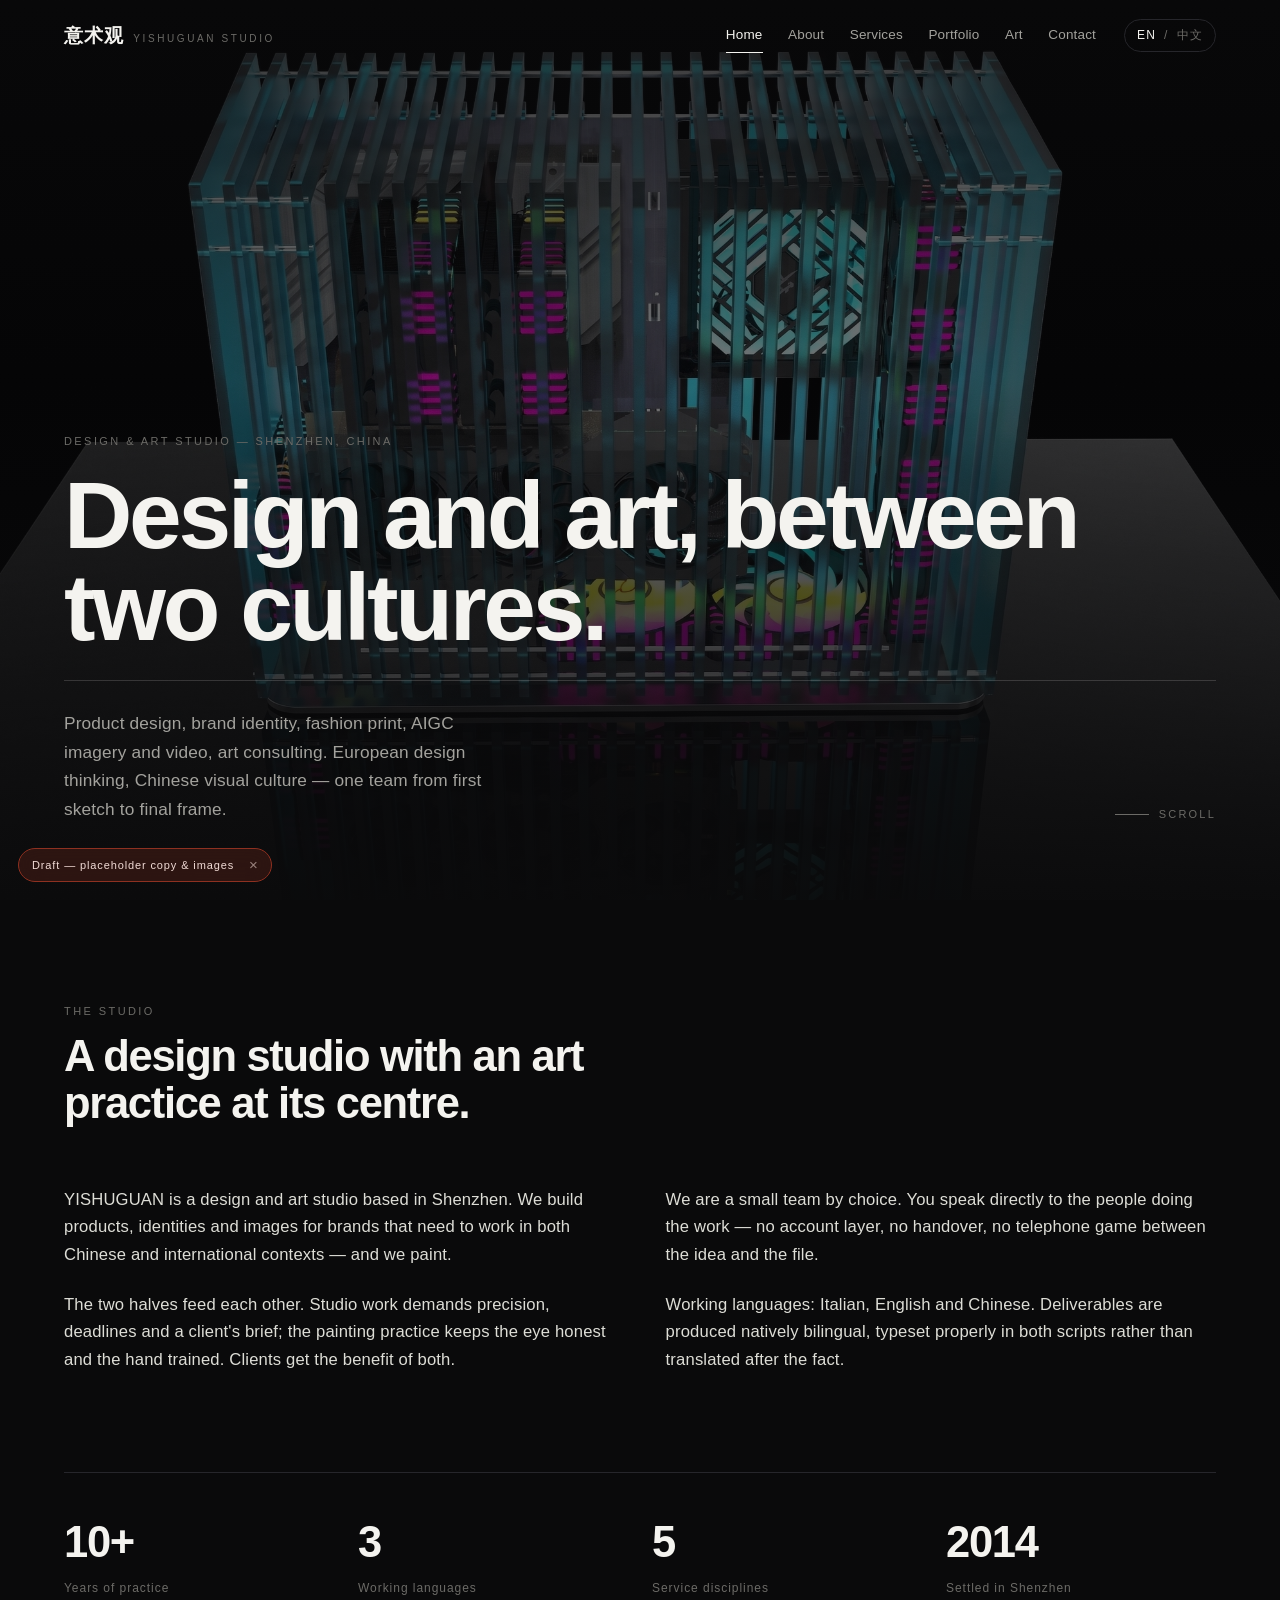
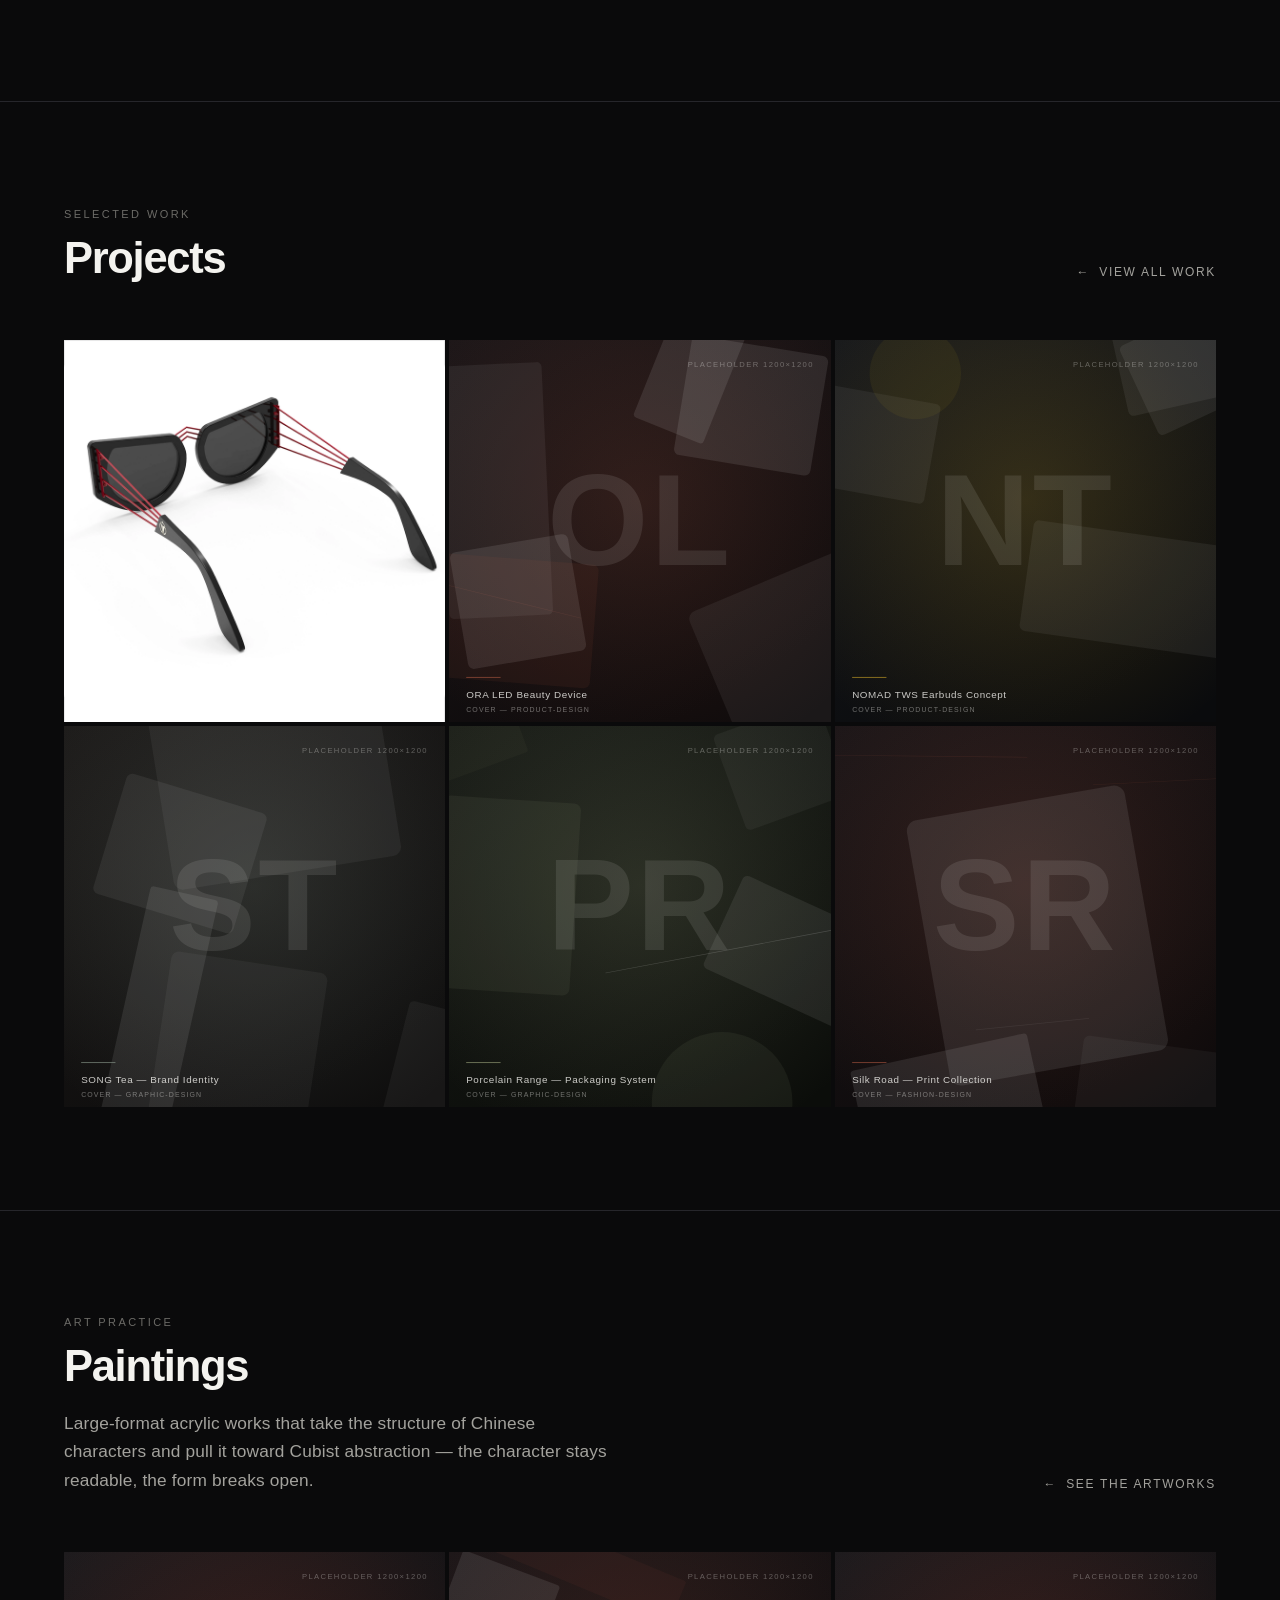
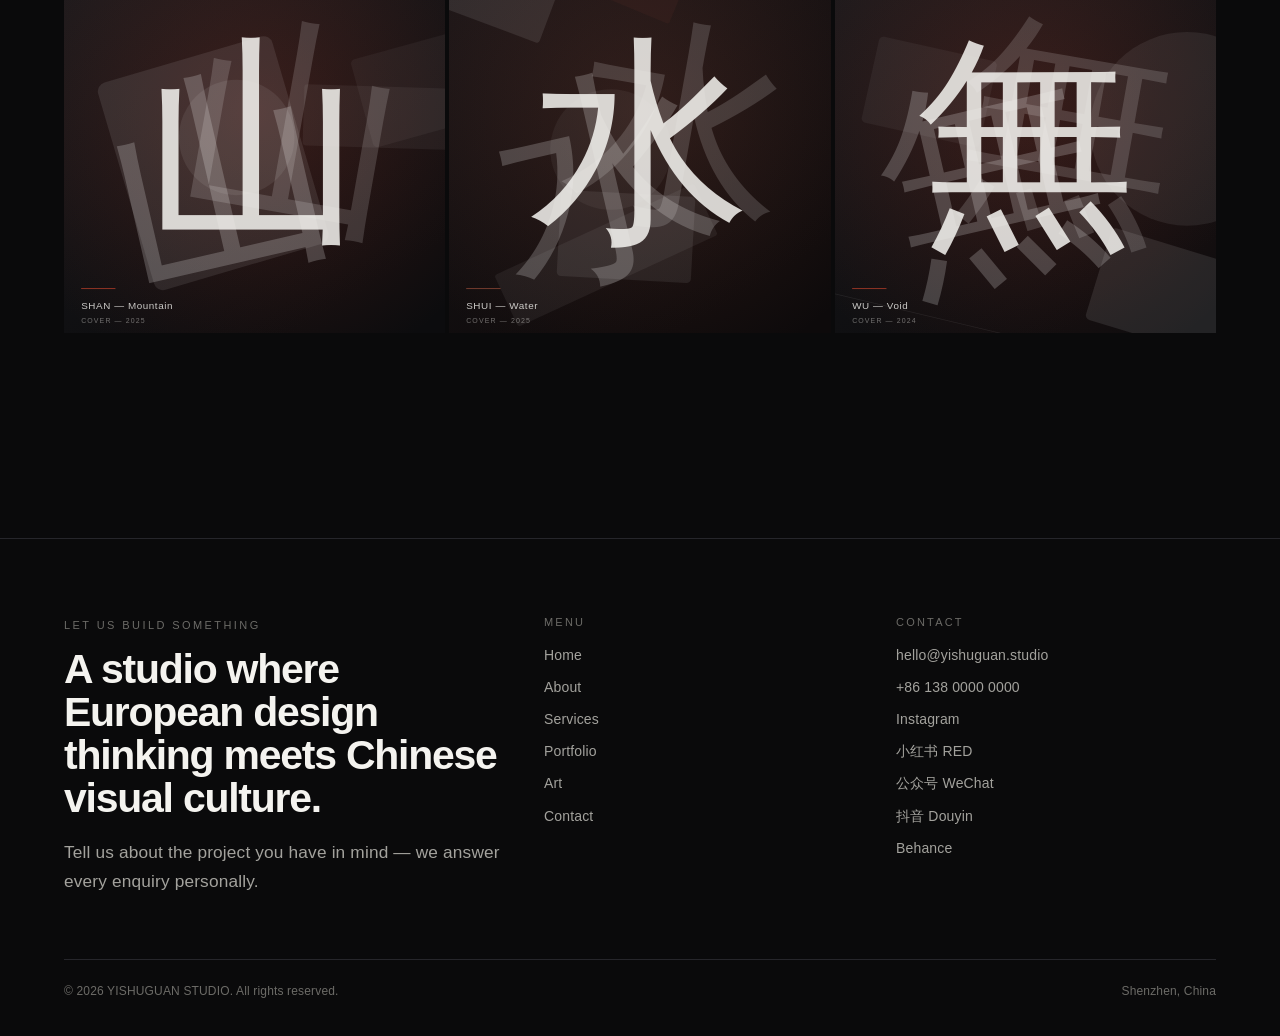
<file: index.html>
<!DOCTYPE html>
<html lang="en">
<head>
<meta charset="utf-8">
<meta name="viewport" content="width=device-width, initial-scale=1">
<title>YISHUGUAN — Design &amp; Art Studio, Shenzhen</title>
<meta name="description" content="Bilingual design and art studio in Shenzhen: product design, graphic design, fashion print, AIGC imagery and video, art consulting.">
<link rel="stylesheet" href="css/style.css">
</head>

<body data-page="home"
      data-title-en="YISHUGUAN — Design &amp; Art Studio, Shenzhen"
      data-title-zh="意术观 — 设计与艺术工作室 · 深圳">

<!-- ============ HERO ============ -->
<section class="hero">
  <!-- NOTE: the src below is a fallback. The hero image is set from
       data/site.json → "hero" → "image". Change it THERE, not here. -->
  <div class="hero__media">
    <img id="heroImg" src="assets/img/hero.webp" alt="Studio work" data-en-alt="Studio hero image" data-zh-alt="工作室主视觉">
  </div>
  <div class="hero__inner wrap">
    <p class="eyebrow" data-en="Design &amp; Art Studio — Shenzhen, China"
       data-zh="设计与艺术工作室 — 中国 深圳">Design &amp; Art Studio — Shenzhen, China</p>

    <h1 class="display hero__title"
        data-en="Design and art, between two cultures."
        data-zh="设计与艺术，在两种文化之间。">Design and art, between two cultures.</h1>

    <div class="hero__meta">
      <p class="lead"
         data-en="Product design, brand identity, fashion print, AIGC imagery and video, art consulting. European design thinking, Chinese visual culture — one team from first sketch to final frame."
         data-zh="产品设计、品牌识别、服装印花、AIGC 影像与视频、艺术顾问。欧洲设计思维与中国视觉文化 — 一支团队，从第一张草图跟到最后一个镜头。">Product design, brand identity, fashion print, AIGC imagery and video, art consulting. European design thinking, Chinese visual culture — one team from first sketch to final frame.</p>
      <a class="scroll-cue" href="#intro" data-en="Scroll" data-zh="向下">Scroll</a>
    </div>
  </div>
</section>

<!-- ============ INTRO ============ -->
<section class="section" id="intro">
  <div class="wrap">
    <div class="section-head">
      <div class="section-head__text">
        <p class="eyebrow" data-en="The studio" data-zh="工作室">The studio</p>
        <h2 class="h2 reveal"
            data-en="A design studio with an art practice at its centre."
            data-zh="一间以艺术实践为核心的设计工作室。">A design studio with an art practice at its centre.</h2>
      </div>
    </div>

    <div class="grid-2">
      <div class="prose reveal">
        <p data-en="YISHUGUAN is a design and art studio based in Shenzhen. We build products, identities and images for brands that need to work in both Chinese and international contexts — and we paint."
           data-zh="意术观是一间位于深圳的设计与艺术工作室。我们为需要同时在中国与国际语境中成立的品牌，打造产品、识别与影像 — 同时我们也在画画。">YISHUGUAN is a design and art studio based in Shenzhen. We build products, identities and images for brands that need to work in both Chinese and international contexts — and we paint.</p>
        <p data-en="The two halves feed each other. Studio work demands precision, deadlines and a client's brief; the painting practice keeps the eye honest and the hand trained. Clients get the benefit of both."
           data-zh="这两部分是互相滋养的。商业项目要求精确、周期与客户需求；绘画实践则让眼光保持诚实、让手感保持训练。客户同时获得两者的价值。">The two halves feed each other. Studio work demands precision, deadlines and a client's brief; the painting practice keeps the eye honest and the hand trained. Clients get the benefit of both.</p>
      </div>
      <div class="prose reveal">
        <p data-en="We are a small team by choice. You speak directly to the people doing the work — no account layer, no handover, no telephone game between the idea and the file."
           data-zh="我们有意保持小团队。你直接与做事的人沟通 — 没有客户层、没有交接、没有在创意与文件之间的传话损耗。">We are a small team by choice. You speak directly to the people doing the work — no account layer, no handover, no telephone game between the idea and the file.</p>
        <p data-en="Working languages: Italian, English and Chinese. Deliverables are produced natively bilingual, typeset properly in both scripts rather than translated after the fact."
           data-zh="工作语言：意大利语、英语与中文。交付物直接以双语制作，两种文字都经过正经排印，而不是事后翻译。">Working languages: Italian, English and Chinese. Deliverables are produced natively bilingual, typeset properly in both scripts rather than translated after the fact.</p>
      </div>
    </div>

    <div class="stat-row" style="margin-top:clamp(40px,6vw,80px)">
      <div class="reveal">
        <div class="num">10+</div>
        <div class="lbl" data-en="Years of practice" data-zh="年设计经验">Years of practice</div>
      </div>
      <div class="reveal" style="transition-delay:80ms">
        <div class="num">3</div>
        <div class="lbl" data-en="Working languages" data-zh="种工作语言">Working languages</div>
      </div>
      <div class="reveal" style="transition-delay:160ms">
        <div class="num">5</div>
        <div class="lbl" data-en="Service disciplines" data-zh="个服务板块">Service disciplines</div>
      </div>
      <div class="reveal" style="transition-delay:240ms">
        <div class="num">2014</div>
        <div class="lbl" data-en="Settled in Shenzhen" data-zh="定居深圳">Settled in Shenzhen</div>
      </div>
    </div>
  </div>
</section>

<!-- ============ FEATURED WORK ============ -->
<section class="section">
  <div class="wrap">
    <div class="section-head">
      <div class="section-head__text">
        <p class="eyebrow" data-en="Selected work" data-zh="精选作品">Selected work</p>
        <h2 class="h2" data-en="Projects" data-zh="项目">Projects</h2>
      </div>
      <a class="backlink" style="margin:0" href="portfolio.html" data-en="View all work" data-zh="查看全部作品">View all work</a>
    </div>
    <div class="grid-gallery" id="featuredGrid">
      <div class="page-loader" data-en="Loading" data-zh="加载中">Loading</div>
    </div>
  </div>
</section>

<!-- ============ ART TEASER ============ -->
<section class="section">
  <div class="wrap">
    <div class="section-head">
      <div class="section-head__text">
        <p class="eyebrow" data-en="Art practice" data-zh="艺术实践">Art practice</p>
        <h2 class="h2" data-en="Paintings" data-zh="绘画作品">Paintings</h2>
        <p class="lead" style="margin-top:18px"
           data-en="Large-format acrylic works that take the structure of Chinese characters and pull it toward Cubist abstraction — the character stays readable, the form breaks open."
           data-zh="大尺幅丙烯作品，把汉字的结构推向立体主义式的抽象 — 字依然可读，而形开始打开。">Large-format acrylic works that take the structure of Chinese characters and pull it toward Cubist abstraction — the character stays readable, the form breaks open.</p>
      </div>
      <a class="backlink" style="margin:0" href="art.html" data-en="See the artworks" data-zh="查看艺术作品">See the artworks</a>
    </div>
    <div class="grid-gallery" id="homeArtGrid">
      <div class="page-loader" data-en="Loading" data-zh="加载中">Loading</div>
    </div>
  </div>
</section>

<script src="js/app.js" defer></script>
<script src="js/pages.js" defer></script>
</body>
</html>
</file>
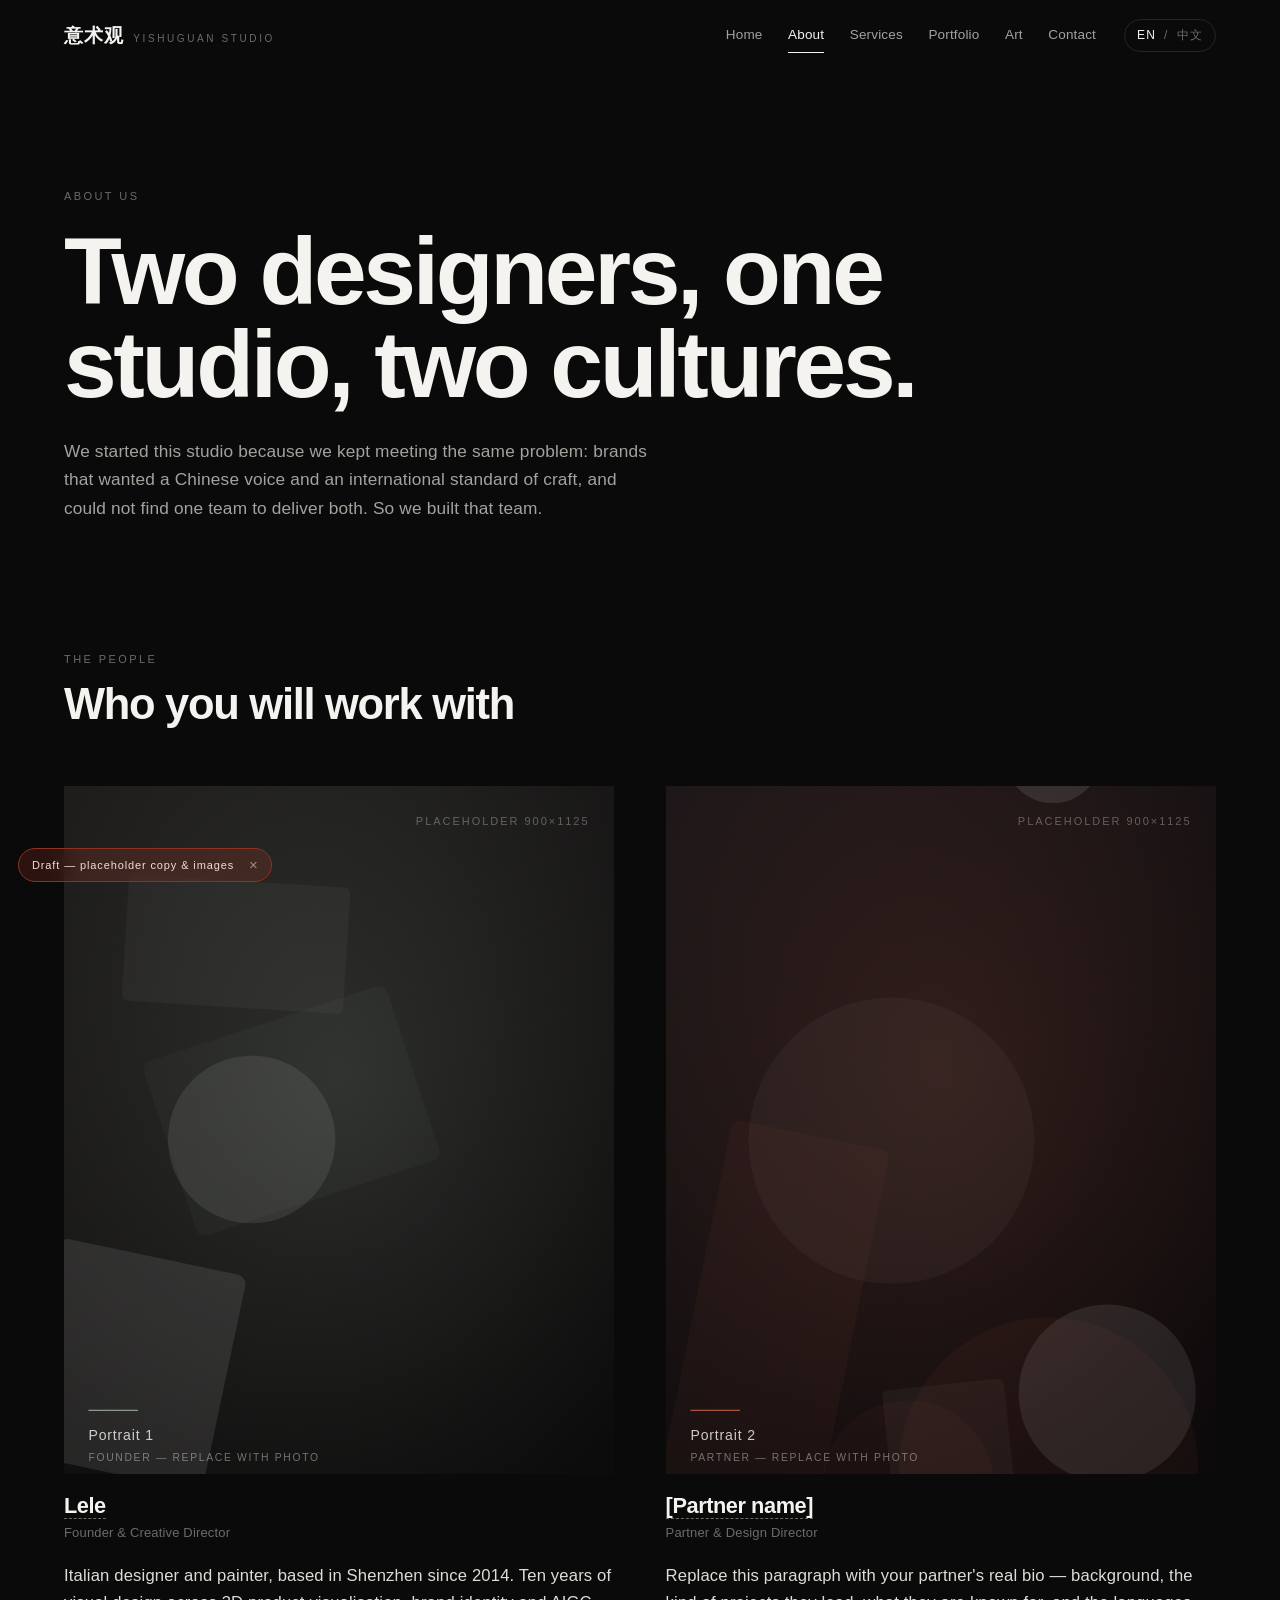
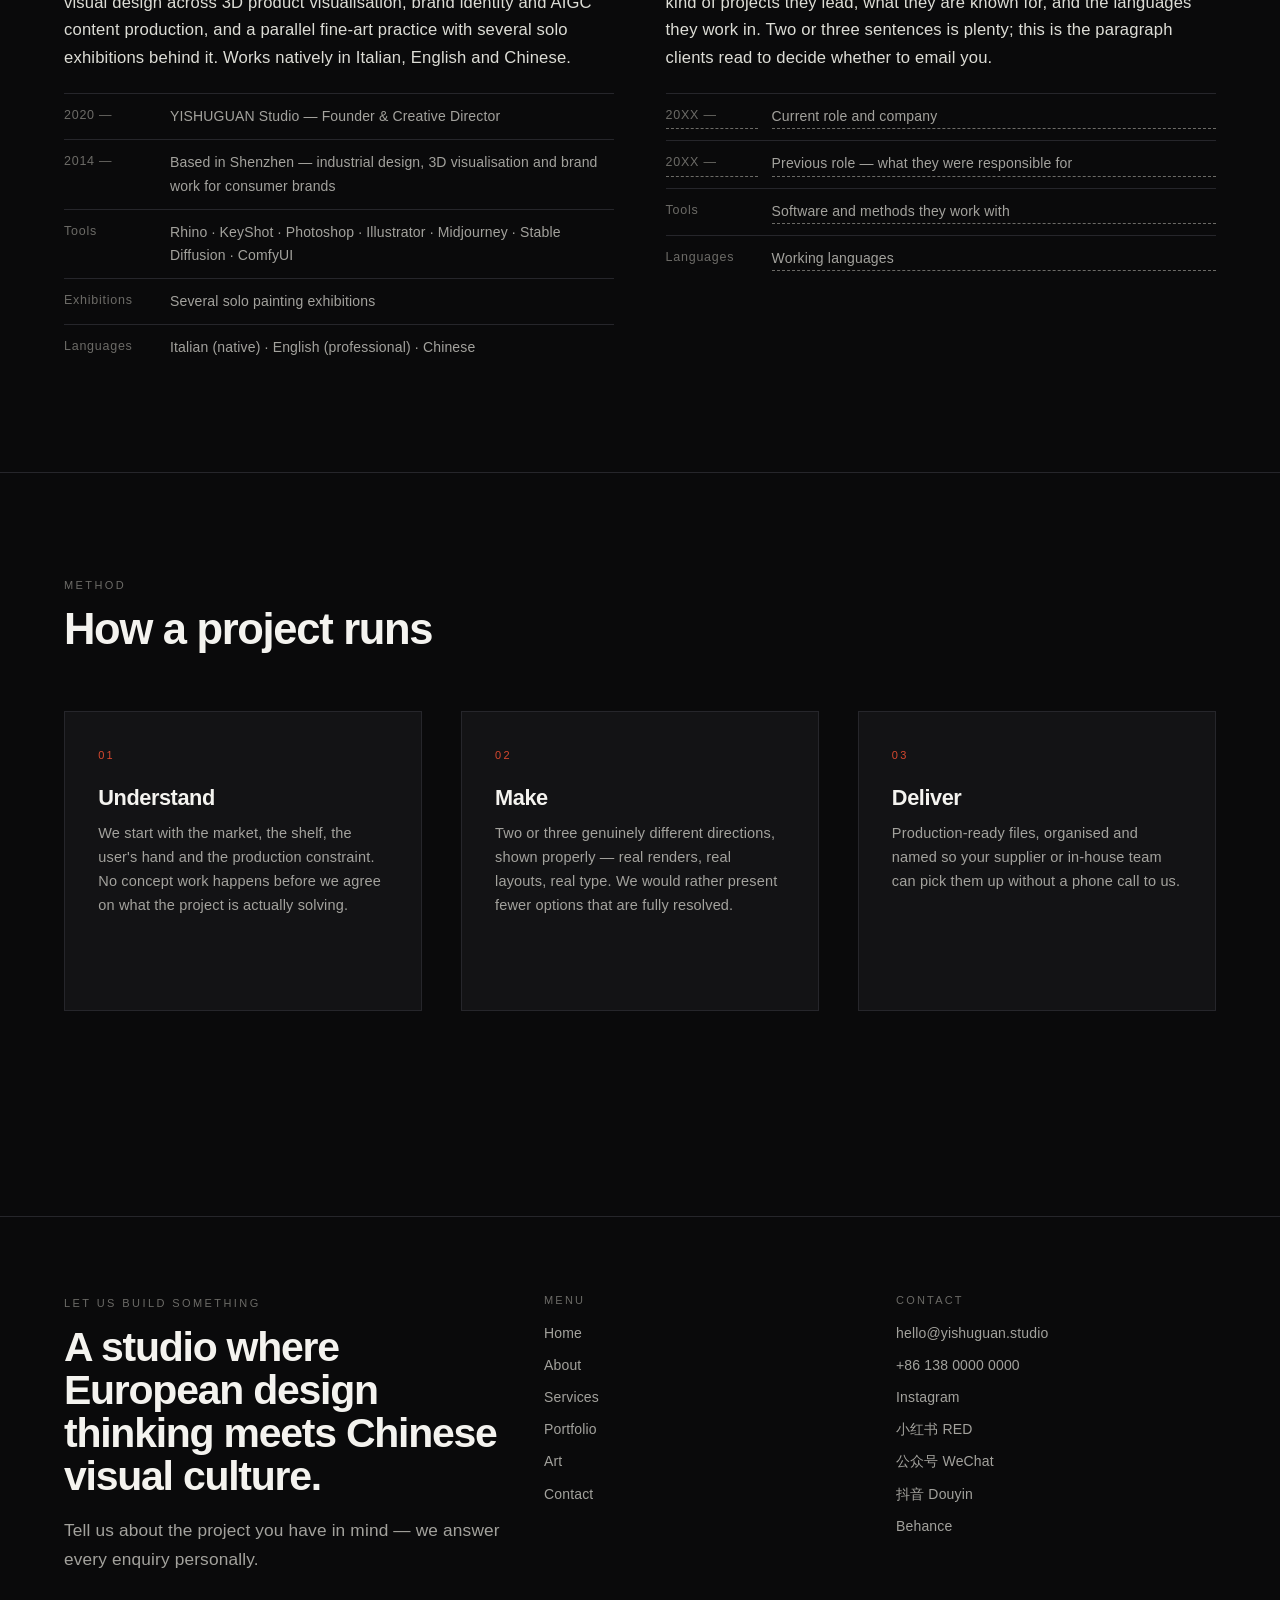
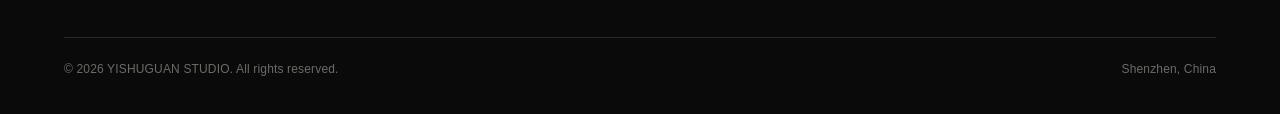
<file: about.html>
<!DOCTYPE html>
<html lang="en">
<head>
<meta charset="utf-8">
<meta name="viewport" content="width=device-width, initial-scale=1">
<title>About — YISHUGUAN Studio</title>
<meta name="description" content="Who we are: two designers, one in Shenzhen, one in Italy, working across product, brand, fashion print, AIGC and art consulting.">
<link rel="stylesheet" href="css/style.css">
</head>

<body data-page="about"
      data-title-en="About — YISHUGUAN Studio"
      data-title-zh="关于我们 — 意术观">

<section class="page-head">
  <div class="wrap">
    <p class="eyebrow" data-en="About us" data-zh="关于我们">About us</p>
    <h1 class="display" style="margin:20px 0 26px"
        data-en="Two designers, one studio, two cultures."
        data-zh="两位设计师，一间工作室，两种文化。">Two designers, one studio, two cultures.</h1>
    <p class="lead"
       data-en="We started this studio because we kept meeting the same problem: brands that wanted a Chinese voice and an international standard of craft, and could not find one team to deliver both. So we built that team."
       data-zh="我们创办这间工作室，是因为反复遇到同一个问题：品牌既想要中国的语感，又想达到国际水准的做工，却找不到一支团队能同时交付。于是我们组建了这支团队。">We started this studio because we kept meeting the same problem: brands that wanted a Chinese voice and an international standard of craft, and could not find one team to deliver both. So we built that team.</p>
  </div>
</section>

<!-- ============ PEOPLE ============ -->
<section class="section">
  <div class="wrap">
    <div class="section-head">
      <div class="section-head__text">
        <p class="eyebrow" data-en="The people" data-zh="团队成员">The people</p>
        <h2 class="h2" data-en="Who you will work with" data-zh="与你直接合作的人">Who you will work with</h2>
      </div>
    </div>

    <div class="grid-2">
      <!-- ---- Founder ---- -->
      <figure class="portrait reveal">
        <img src="assets/img/portrait-1.svg" alt="Portrait" data-en-alt="Portrait of the founder" data-zh-alt="创始人肖像">
        <figcaption>
          <h3 class="h3"><em class="ph">Lele</em></h3>
          <p class="small" data-en="Founder &amp; Creative Director" data-zh="创始人 / 创意总监">Founder &amp; Creative Director</p>
          <p class="prose" style="margin-top:18px"
             data-en="Italian designer and painter, based in Shenzhen since 2014. Ten years of visual design across 3D product visualisation, brand identity and AIGC content production, and a parallel fine-art practice with several solo exhibitions behind it. Works natively in Italian, English and Chinese."
             data-zh="意大利设计师与画家，2014 年起定居深圳。十年视觉设计经验，覆盖 3D 产品视觉、品牌识别与 AIGC 内容生产，同时持续进行架上绘画创作，曾举办多次个人画展。可原生使用意大利语、英语与中文工作。">Italian designer and painter, based in Shenzhen since 2014. Ten years of visual design across 3D product visualisation, brand identity and AIGC content production, and a parallel fine-art practice with several solo exhibitions behind it. Works natively in Italian, English and Chinese.</p>
          <ul class="cv-list">
            <li>
              <b>2020 &mdash;</b>
              <span data-en="YISHUGUAN Studio — Founder &amp; Creative Director"
                    data-zh="意术观 — 创始人 / 创意总监">YISHUGUAN Studio — Founder &amp; Creative Director</span>
            </li>
            <li>
              <b>2014 &mdash;</b>
              <span data-en="Based in Shenzhen — industrial design, 3D visualisation and brand work for consumer brands"
                    data-zh="定居深圳 — 服务消费品牌的工业设计、3D 视觉与品牌项目">Based in Shenzhen — industrial design, 3D visualisation and brand work for consumer brands</span>
            </li>
            <li>
              <b data-en="Tools" data-zh="工具">Tools</b>
              <span>Rhino &middot; KeyShot &middot; Photoshop &middot; Illustrator &middot; Midjourney &middot; Stable Diffusion &middot; ComfyUI</span>
            </li>
            <li>
              <b data-en="Exhibitions" data-zh="展览">Exhibitions</b>
              <span data-en="Several solo painting exhibitions"
                    data-zh="多次个人画展">Several solo painting exhibitions</span>
            </li>
            <li>
              <b data-en="Languages" data-zh="语言">Languages</b>
              <span data-en="Italian (native) &middot; English (professional) &middot; Chinese"
                    data-zh="意大利语（母语）· 英语（工作）· 中文">Italian (native) &middot; English (professional) &middot; Chinese</span>
            </li>
          </ul>
        </figcaption>
      </figure>

      <!-- ---- Partner ---- -->
      <figure class="portrait reveal" style="transition-delay:120ms">
        <img src="assets/img/portrait-2.svg" alt="Portrait" data-en-alt="Portrait of the partner" data-zh-alt="合伙人肖像">
        <figcaption>
          <h3 class="h3"><em class="ph">[Partner name]</em></h3>
          <p class="small" data-en="Partner &amp; Design Director" data-zh="合伙人 / 设计总监">Partner &amp; Design Director</p>
          <p class="prose" style="margin-top:18px"
             data-en="Replace this paragraph with your partner's real bio — background, the kind of projects they lead, what they are known for, and the languages they work in. Two or three sentences is plenty; this is the paragraph clients read to decide whether to email you."
             data-zh="请把这段替换为你合伙人的真实介绍 — 背景、主导哪类项目、擅长什么、使用哪些工作语言。两三句话即可；客户往往就是读这一段决定要不要联系你们。">Replace this paragraph with your partner's real bio — background, the kind of projects they lead, what they are known for, and the languages they work in. Two or three sentences is plenty; this is the paragraph clients read to decide whether to email you.</p>
          <ul class="cv-list">
            <li>
              <b class="ph">20XX &mdash;</b>
              <span class="ph" data-en="Current role and company" data-zh="当前职位与公司">Current role and company</span>
            </li>
            <li>
              <b class="ph">20XX &mdash;</b>
              <span class="ph" data-en="Previous role — what they were responsible for" data-zh="上一段经历 — 负责什么">Previous role — what they were responsible for</span>
            </li>
            <li>
              <b data-en="Tools" data-zh="工具">Tools</b>
              <span class="ph" data-en="Software and methods they work with" data-zh="使用的软件与方法">Software and methods they work with</span>
            </li>
            <li>
              <b data-en="Languages" data-zh="语言">Languages</b>
              <span class="ph" data-en="Working languages" data-zh="工作语言">Working languages</span>
            </li>
          </ul>
        </figcaption>
      </figure>
    </div>
  </div>
</section>

<!-- ============ HOW WE WORK ============ -->
<section class="section">
  <div class="wrap">
    <div class="section-head">
      <div class="section-head__text">
        <p class="eyebrow" data-en="Method" data-zh="工作方式">Method</p>
        <h2 class="h2" data-en="How a project runs" data-zh="项目如何推进">How a project runs</h2>
      </div>
    </div>

    <div class="grid-3">
      <article class="svc reveal">
        <span class="svc__no">01</span>
        <h3 class="h3 svc__title" data-en="Understand" data-zh="理解">Understand</h3>
        <p class="svc__desc" data-en="We start with the market, the shelf, the user's hand and the production constraint. No concept work happens before we agree on what the project is actually solving."
           data-zh="我们从市场、货架、用户的手与生产限制开始。在就「这个项目究竟要解决什么」达成一致之前，不进入概念阶段。">We start with the market, the shelf, the user's hand and the production constraint. No concept work happens before we agree on what the project is actually solving.</p>
      </article>
      <article class="svc reveal" style="transition-delay:90ms">
        <span class="svc__no">02</span>
        <h3 class="h3 svc__title" data-en="Make" data-zh="制作">Make</h3>
        <p class="svc__desc" data-en="Two or three genuinely different directions, shown properly — real renders, real layouts, real type. We would rather present fewer options that are fully resolved."
           data-zh="提供两到三个真正不同的方向，并认真地呈现 — 真实渲染、真实版式、真实字体。我们更愿意少给几个选项，但每个都完整。">Two or three genuinely different directions, shown properly — real renders, real layouts, real type. We would rather present fewer options that are fully resolved.</p>
      </article>
      <article class="svc reveal" style="transition-delay:180ms">
        <span class="svc__no">03</span>
        <h3 class="h3 svc__title" data-en="Deliver" data-zh="交付">Deliver</h3>
        <p class="svc__desc" data-en="Production-ready files, organised and named so your supplier or in-house team can pick them up without a phone call to us."
           data-zh="可直接生产的文件，命名与结构清晰，供应商或内部团队无需打电话问我们就能接着做。">Production-ready files, organised and named so your supplier or in-house team can pick them up without a phone call to us.</p>
      </article>
    </div>
  </div>
</section>

<script src="js/app.js" defer></script>
<script src="js/pages.js" defer></script>
</body>
</html>
</file>
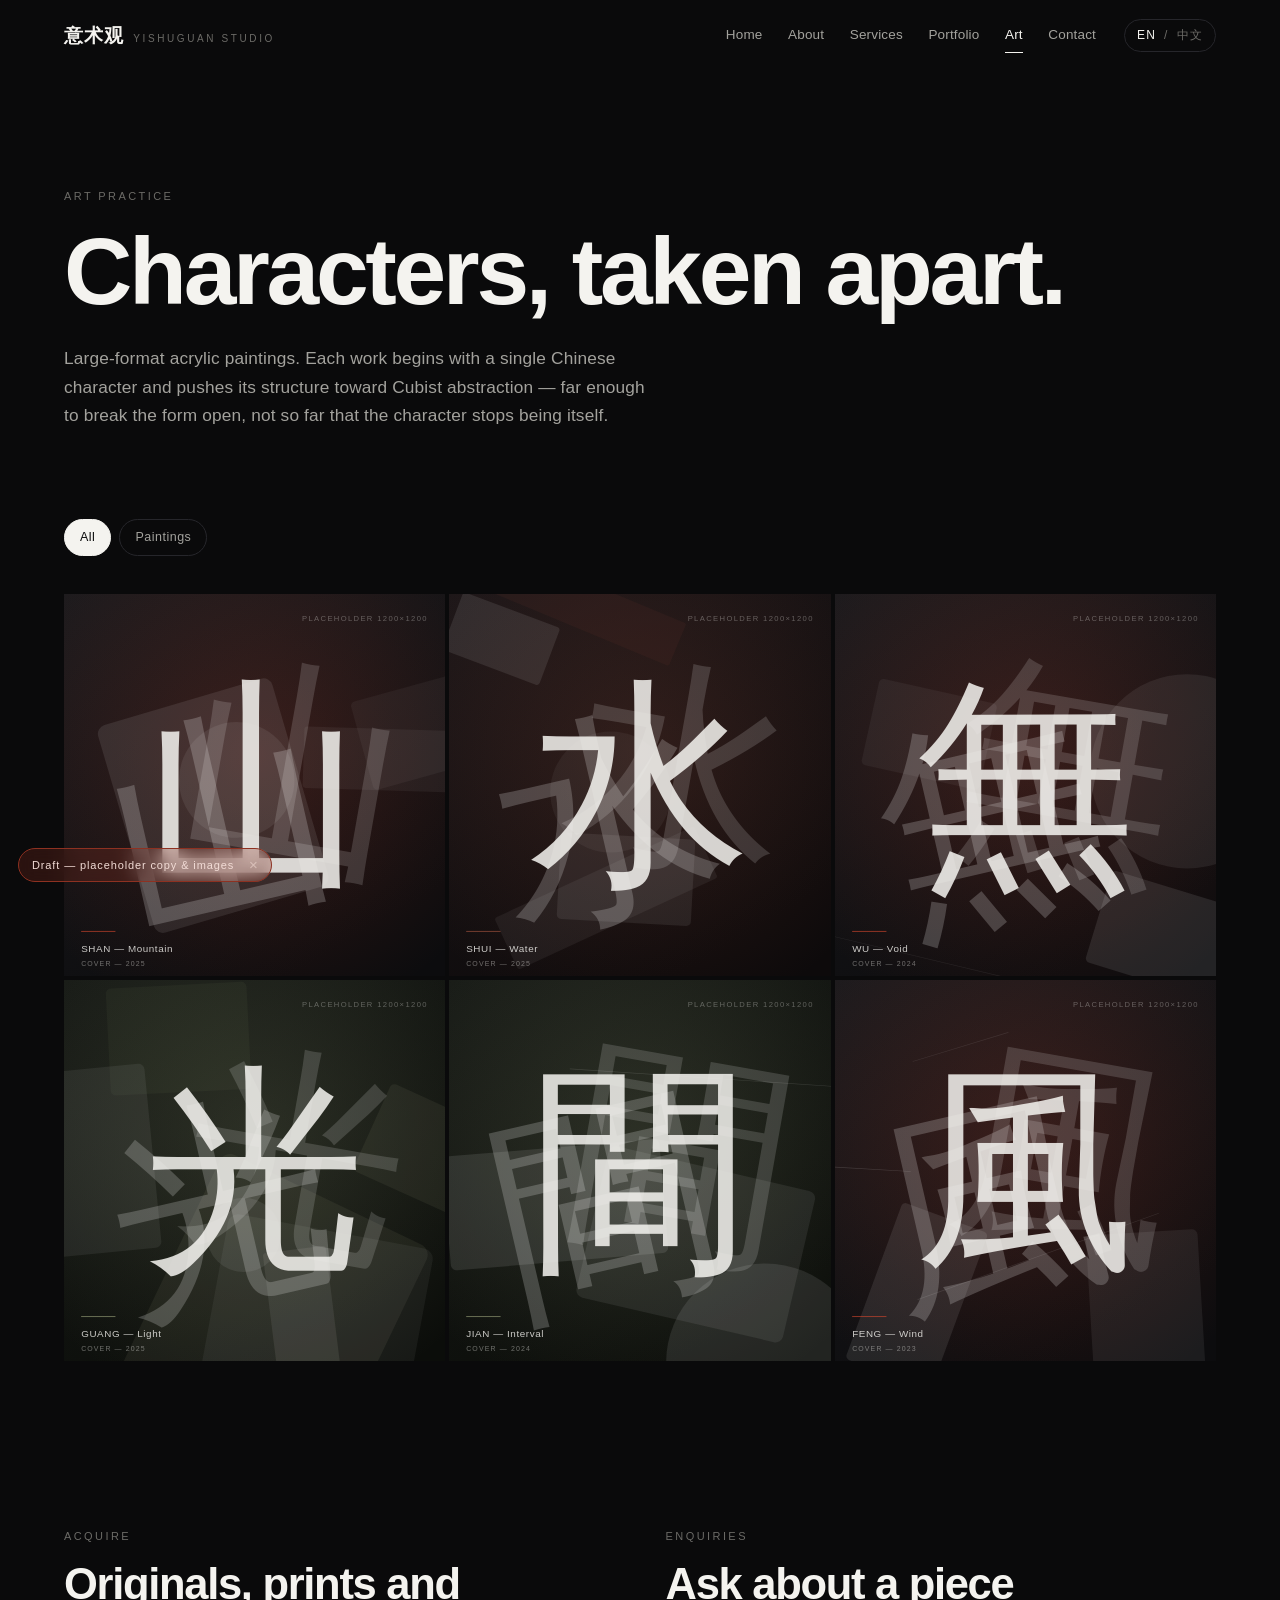
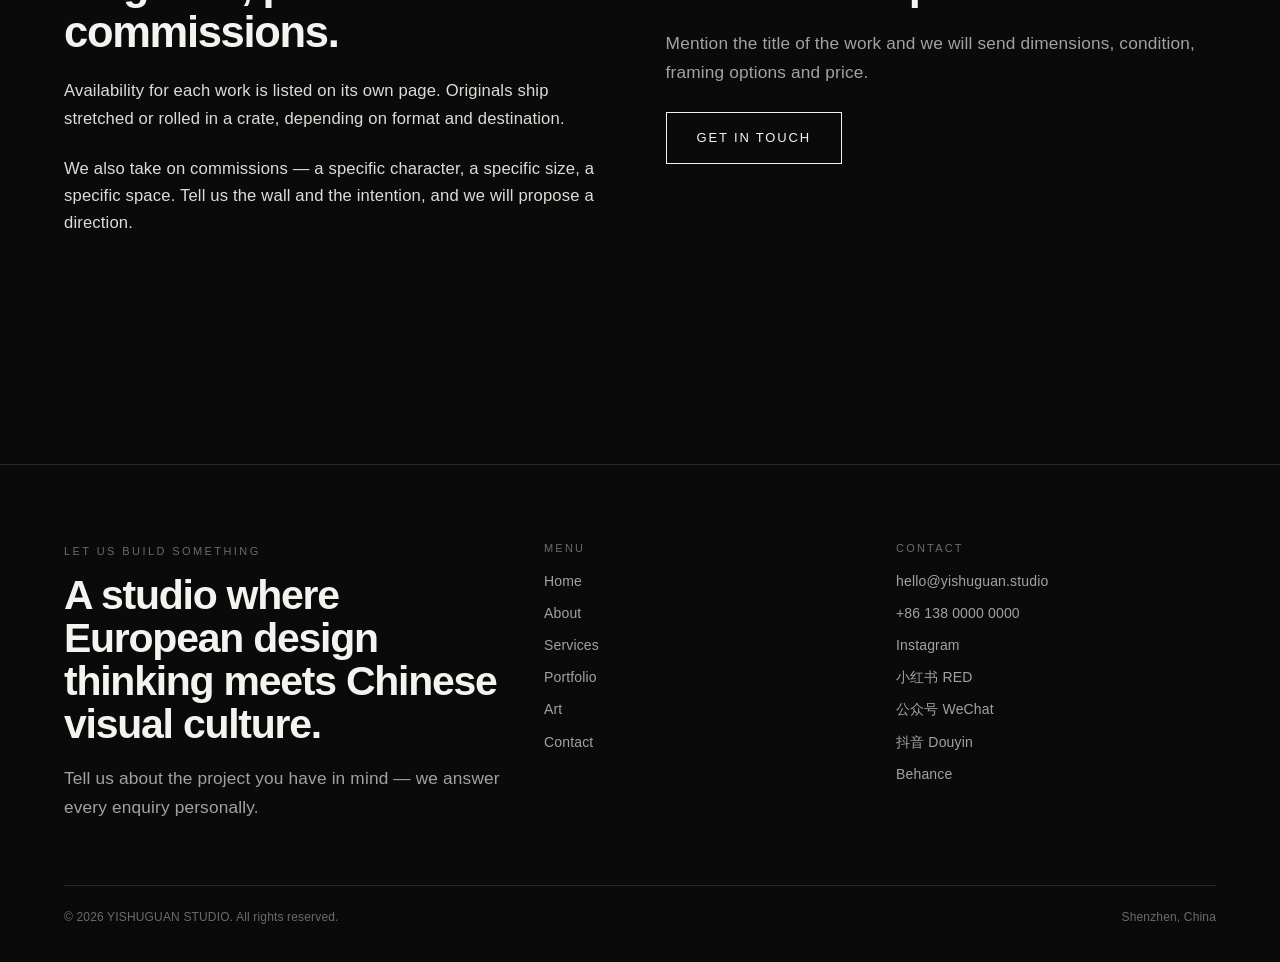
<file: art.html>
<!DOCTYPE html>
<html lang="en">
<head>
<meta charset="utf-8">
<meta name="viewport" content="width=device-width, initial-scale=1">
<title>Art — YISHUGUAN Studio</title>
<meta name="description" content="Large-format acrylic paintings on Chinese characters, by an Italian painter based in Shenzhen.">
<link rel="stylesheet" href="css/style.css">
</head>

<body data-page="art"
      data-title-en="Art — YISHUGUAN Studio"
      data-title-zh="艺术 — 意术观">

<section class="page-head">
  <div class="wrap">
    <p class="eyebrow" data-en="Art practice" data-zh="艺术实践">Art practice</p>
    <h1 class="display" style="margin:20px 0 26px"
        data-en="Characters, taken apart." data-zh="汉字，被拆开之后。">Characters, taken apart.</h1>
    <p class="lead"
       data-en="Large-format acrylic paintings. Each work begins with a single Chinese character and pushes its structure toward Cubist abstraction — far enough to break the form open, not so far that the character stops being itself."
       data-zh="大尺幅丙烯绘画。每件作品从一个汉字出发，把它的结构推向立体主义式的抽象 — 推到足以打开形式，但不至于让这个字不再是它自己。">Large-format acrylic paintings. Each work begins with a single Chinese character and pushes its structure toward Cubist abstraction — far enough to break the form open, not so far that the character stops being itself.</p>
  </div>
</section>

<section class="section--tight">
  <div class="wrap">
    <div class="filters" id="artFilters"></div>
    <div class="grid-gallery" id="artGrid">
      <div class="page-loader" data-en="Loading" data-zh="加载中">Loading</div>
    </div>
  </div>
</section>

<section class="section">
  <div class="wrap">
    <div class="grid-2">
      <div>
        <p class="eyebrow" data-en="Acquire" data-zh="收藏">Acquire</p>
        <h2 class="h2" style="margin:16px 0 20px"
            data-en="Originals, prints and commissions." data-zh="原作、版画与委托创作。">Originals, prints and commissions.</h2>
        <div class="prose">
          <p data-en="Availability for each work is listed on its own page. Originals ship stretched or rolled in a crate, depending on format and destination."
             data-zh="每件作品的状态标注在它的详情页上。原作视尺幅与目的地，以装框或卷筒木箱方式运输。">Availability for each work is listed on its own page. Originals ship stretched or rolled in a crate, depending on format and destination.</p>
          <p data-en="We also take on commissions — a specific character, a specific size, a specific space. Tell us the wall and the intention, and we will propose a direction."
             data-zh="我们也接受委托创作 — 指定的字、指定的尺寸、指定的空间。告诉我们墙面条件与你的意图，我们会给出方向。">We also take on commissions — a specific character, a specific size, a specific space. Tell us the wall and the intention, and we will propose a direction.</p>
        </div>
      </div>
      <div>
        <p class="eyebrow" data-en="Enquiries" data-zh="咨询">Enquiries</p>
        <h2 class="h2" style="margin:16px 0 20px"
            data-en="Ask about a piece" data-zh="询问某件作品">Ask about a piece</h2>
        <p class="lead" data-en="Mention the title of the work and we will send dimensions, condition, framing options and price."
           data-zh="请注明作品名称，我们会提供尺寸、状态、装框选项与价格。">Mention the title of the work and we will send dimensions, condition, framing options and price.</p>
        <p style="margin-top:26px">
          <a href="contact.html" style="display:inline-block;border:1px solid var(--fg);padding:14px 30px;font-size:13px;letter-spacing:.14em;text-transform:uppercase"
             data-en="Get in touch" data-zh="联系我们">Get in touch</a>
        </p>
      </div>
    </div>
  </div>
</section>

<script src="js/app.js" defer></script>
<script src="js/pages.js" defer></script>
</body>
</html>
</file>
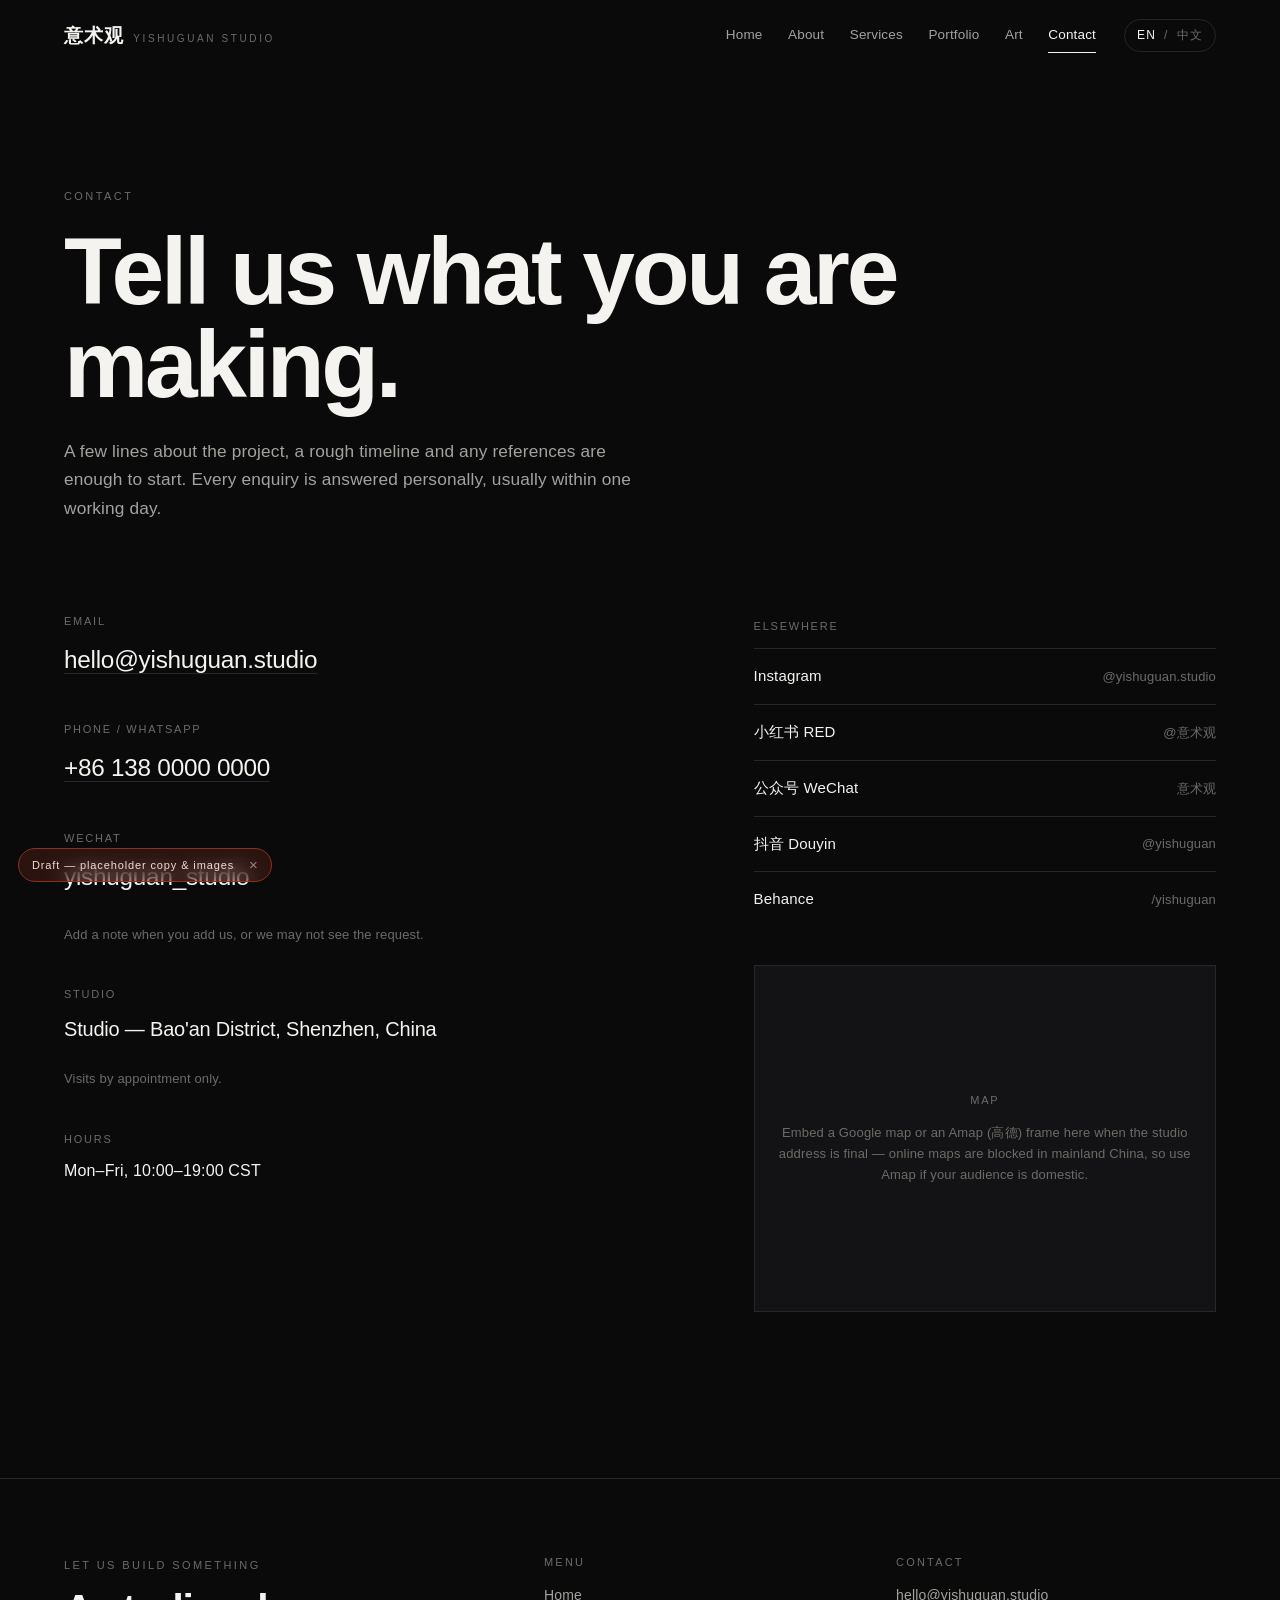
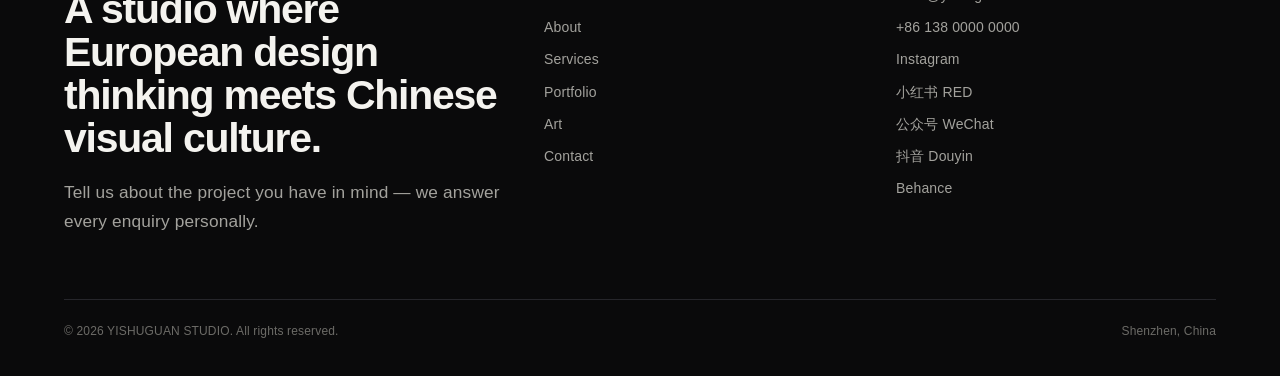
<file: contact.html>
<!DOCTYPE html>
<html lang="en">
<head>
<meta charset="utf-8">
<meta name="viewport" content="width=device-width, initial-scale=1">
<title>Contact — YISHUGUAN Studio</title>
<meta name="description" content="Contact the studio: email, phone, WeChat and social channels.">
<link rel="stylesheet" href="css/style.css">
</head>

<body data-page="contact"
      data-title-en="Contact — YISHUGUAN Studio"
      data-title-zh="联系 — 意术观">

<section class="page-head">
  <div class="wrap">
    <p class="eyebrow" data-en="Contact" data-zh="联系">Contact</p>
    <h1 class="display" style="margin:20px 0 26px"
        data-en="Tell us what you are making."
        data-zh="告诉我们你在做什么。">Tell us what you are making.</h1>
    <p class="lead"
       data-en="A few lines about the project, a rough timeline and any references are enough to start. Every enquiry is answered personally, usually within one working day."
       data-zh="几行项目说明、大概的时间计划，加上一些参考，就足够开始了。每一封询问我们都会亲自回复，通常在一个工作日内。">A few lines about the project, a rough timeline and any references are enough to start. Every enquiry is answered personally, usually within one working day.</p>
  </div>
</section>

<section class="section--tight">
  <div class="wrap">
    <div class="contact-grid">

      <div>
        <div class="contact-block">
          <span class="mono-label" data-en="Email" data-zh="邮箱">Email</span>
          <p class="contact-line"><a href="mailto:hello@yishuguan.studio">hello@yishuguan.studio</a></p>
        </div>

        <div class="contact-block">
          <span class="mono-label" data-en="Phone / WhatsApp" data-zh="电话 / WhatsApp">Phone / WhatsApp</span>
          <p class="contact-line"><a href="tel:+8613800000000">+86 138 0000 0000</a></p>
        </div>

        <div class="contact-block">
          <span class="mono-label" data-en="WeChat" data-zh="微信">WeChat</span>
          <p class="contact-line">yishuguan_studio</p>
          <p class="small" style="margin-top:8px"
             data-en="Add a note when you add us, or we may not see the request."
             data-zh="添加好友时请附一句说明，否则请求可能会被忽略。">Add a note when you add us, or we may not see the request.</p>
        </div>

        <div class="contact-block">
          <span class="mono-label" data-en="Studio" data-zh="工作室">Studio</span>
          <p class="contact-line" style="font-size:clamp(16px,1.6vw,20px)" id="addressText">Studio — Bao'an District, Shenzhen, China</p>
          <p class="small" style="margin-top:8px"
             data-en="Visits by appointment only." data-zh="来访请提前预约。">Visits by appointment only.</p>
        </div>

        <div class="contact-block">
          <span class="mono-label" data-en="Hours" data-zh="工作时间">Hours</span>
          <p data-en="Mon–Fri, 10:00–19:00 CST" data-zh="周一至周五 10:00–19:00">Mon–Fri, 10:00–19:00 CST</p>
        </div>
      </div>

      <div>
        <span class="mono-label" data-en="Elsewhere" data-zh="社交媒体">Elsewhere</span>
        <ul class="social-list" id="socialList" style="margin-top:10px"></ul>

        <div class="map-frame" style="margin-top:38px">
          <div>
            <p class="mono-label" data-en="Map" data-zh="地图">Map</p>
            <p class="small" style="margin-top:10px"
               data-en="Embed a Google map or an Amap (高德) frame here when the studio address is final — online maps are blocked in mainland China, so use Amap if your audience is domestic."
               data-zh="工作室地址确定后，在这里嵌入 Google 地图或高德地图。中国大陆无法访问部分境外地图服务，若面向国内客户请使用高德。">Embed a Google map or an Amap (高德) frame here when the studio address is final — online maps are blocked in mainland China, so use Amap if your audience is domestic.</p>
          </div>
        </div>
      </div>

    </div>
  </div>
</section>

<script src="js/app.js" defer></script>
<script src="js/pages.js" defer></script>
</body>
</html>
</file>
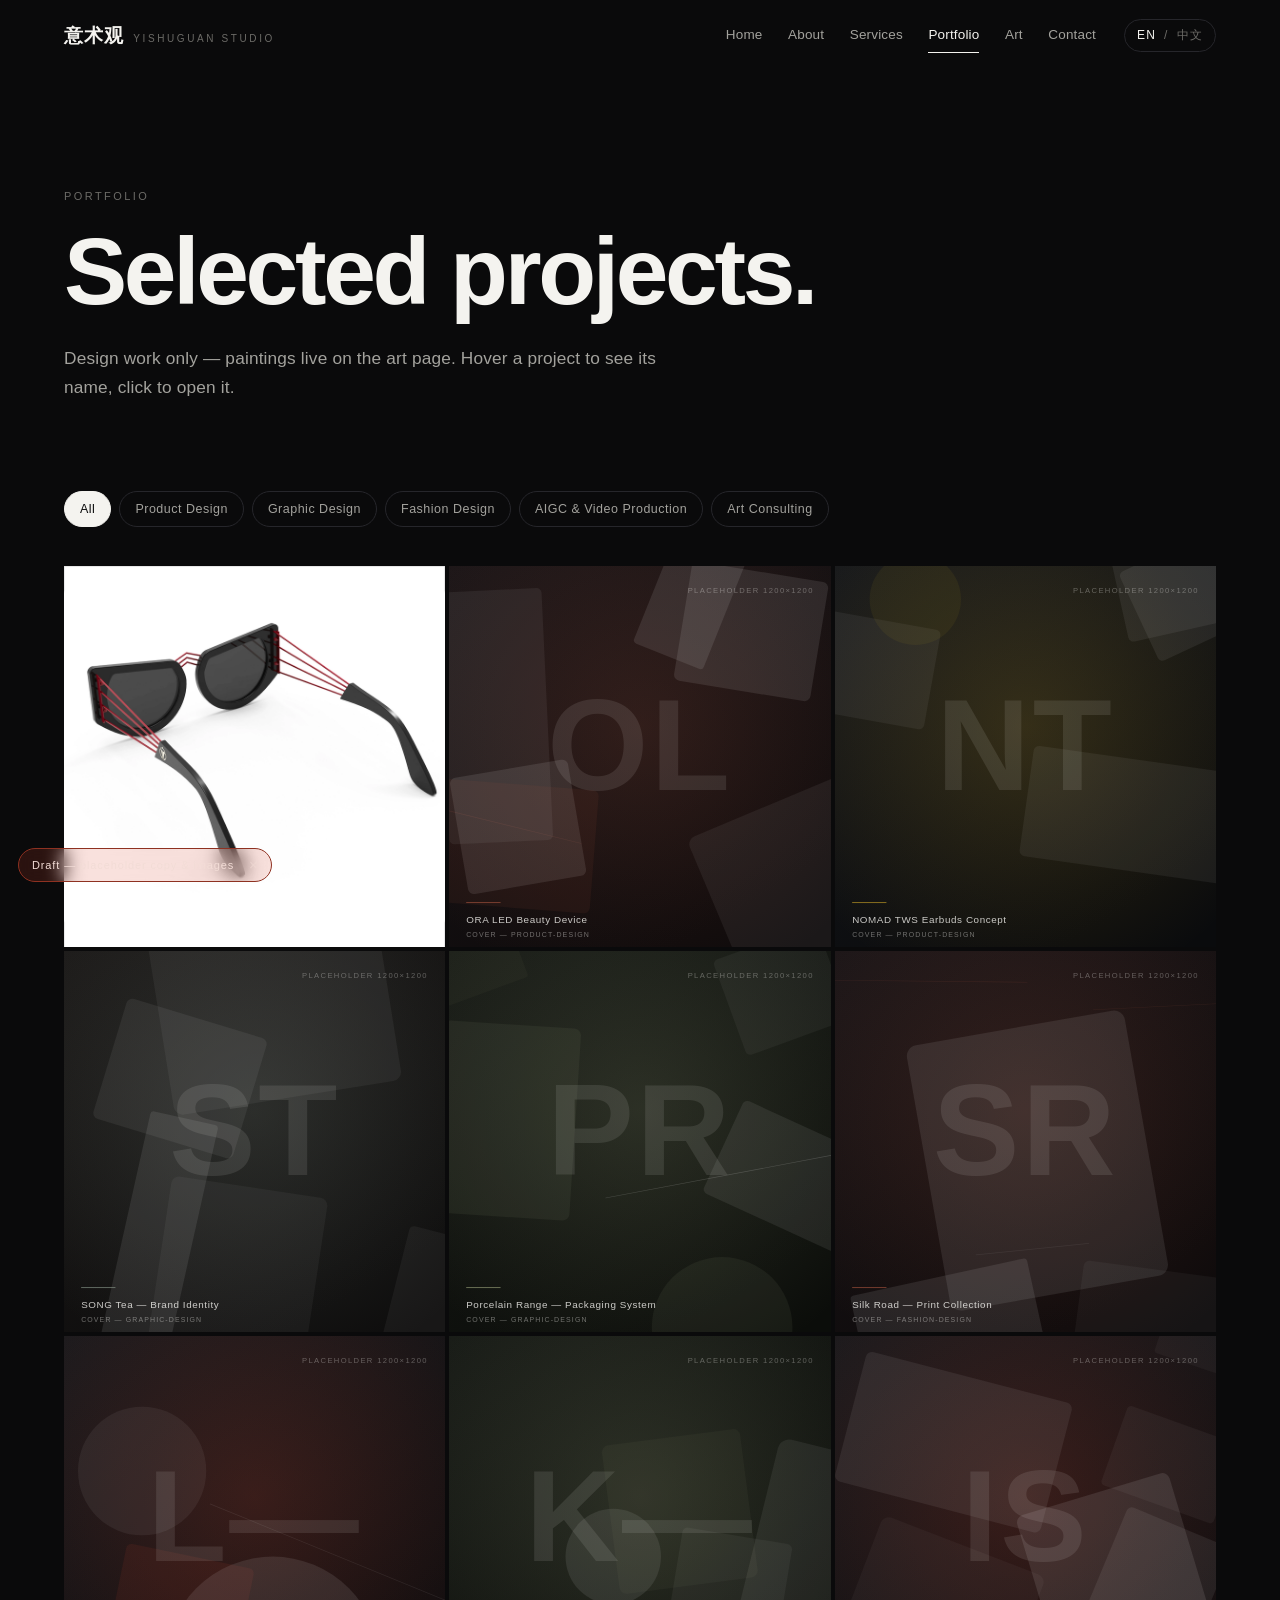
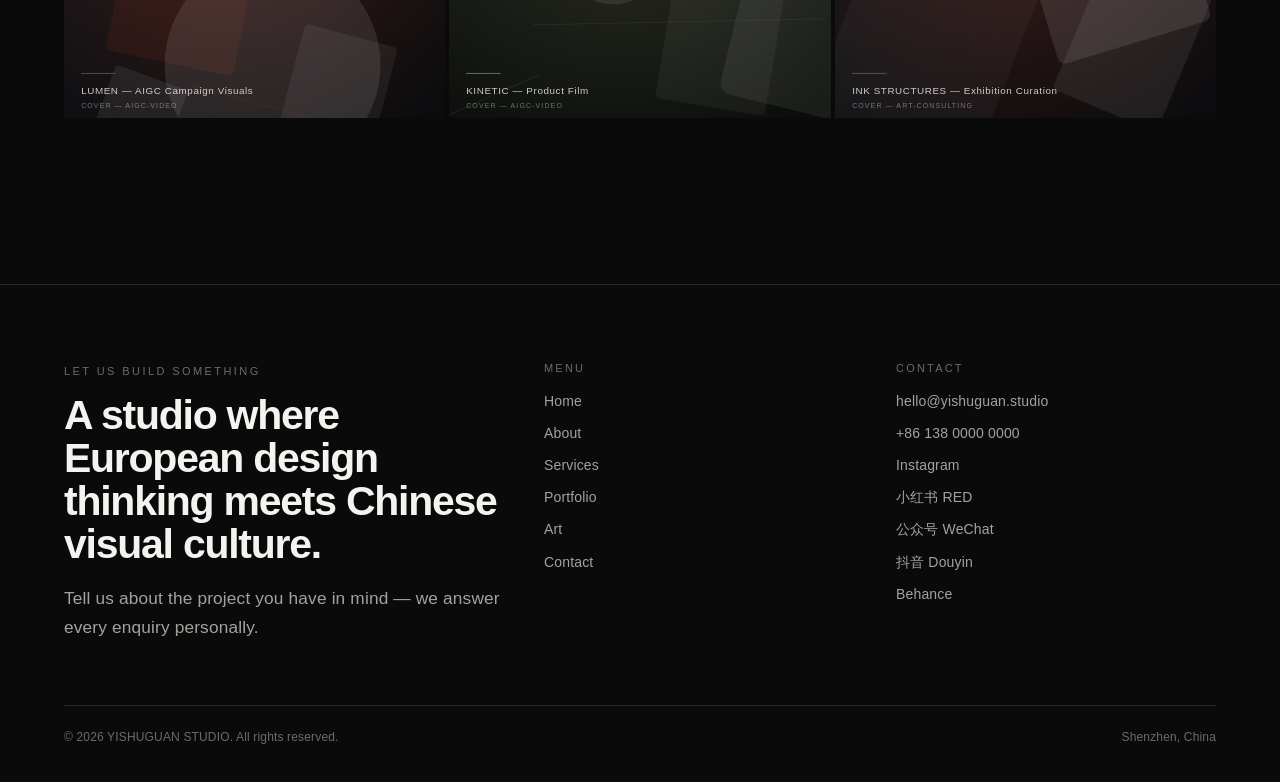
<file: portfolio.html>
<!DOCTYPE html>
<html lang="en">
<head>
<meta charset="utf-8">
<meta name="viewport" content="width=device-width, initial-scale=1">
<title>Portfolio — YISHUGUAN Studio</title>
<meta name="description" content="Selected design projects: product design, graphic design, fashion print and AIGC campaigns.">
<link rel="stylesheet" href="css/style.css">
</head>

<body data-page="portfolio"
      data-title-en="Portfolio — YISHUGUAN Studio"
      data-title-zh="作品集 — 意术观">

<section class="page-head">
  <div class="wrap">
    <p class="eyebrow" data-en="Portfolio" data-zh="作品集">Portfolio</p>
    <h1 class="display" style="margin:20px 0 26px"
        data-en="Selected projects." data-zh="精选项目。">Selected projects.</h1>
    <p class="lead"
       data-en="Design work only — paintings live on the art page. Hover a project to see its name, click to open it."
       data-zh="这里只有设计项目 — 绘画作品在艺术页面。鼠标移到项目上会显示名称，点击进入详情。">Design work only — paintings live on the art page. Hover a project to see its name, click to open it.</p>
  </div>
</section>

<section class="section--tight">
  <div class="wrap">
    <div class="filters" id="portfolioFilters"></div>
    <div class="grid-gallery" id="portfolioGrid">
      <div class="page-loader" data-en="Loading" data-zh="加载中">Loading</div>
    </div>
  </div>
</section>

<script src="js/app.js" defer></script>
<script src="js/pages.js" defer></script>
</body>
</html>
</file>
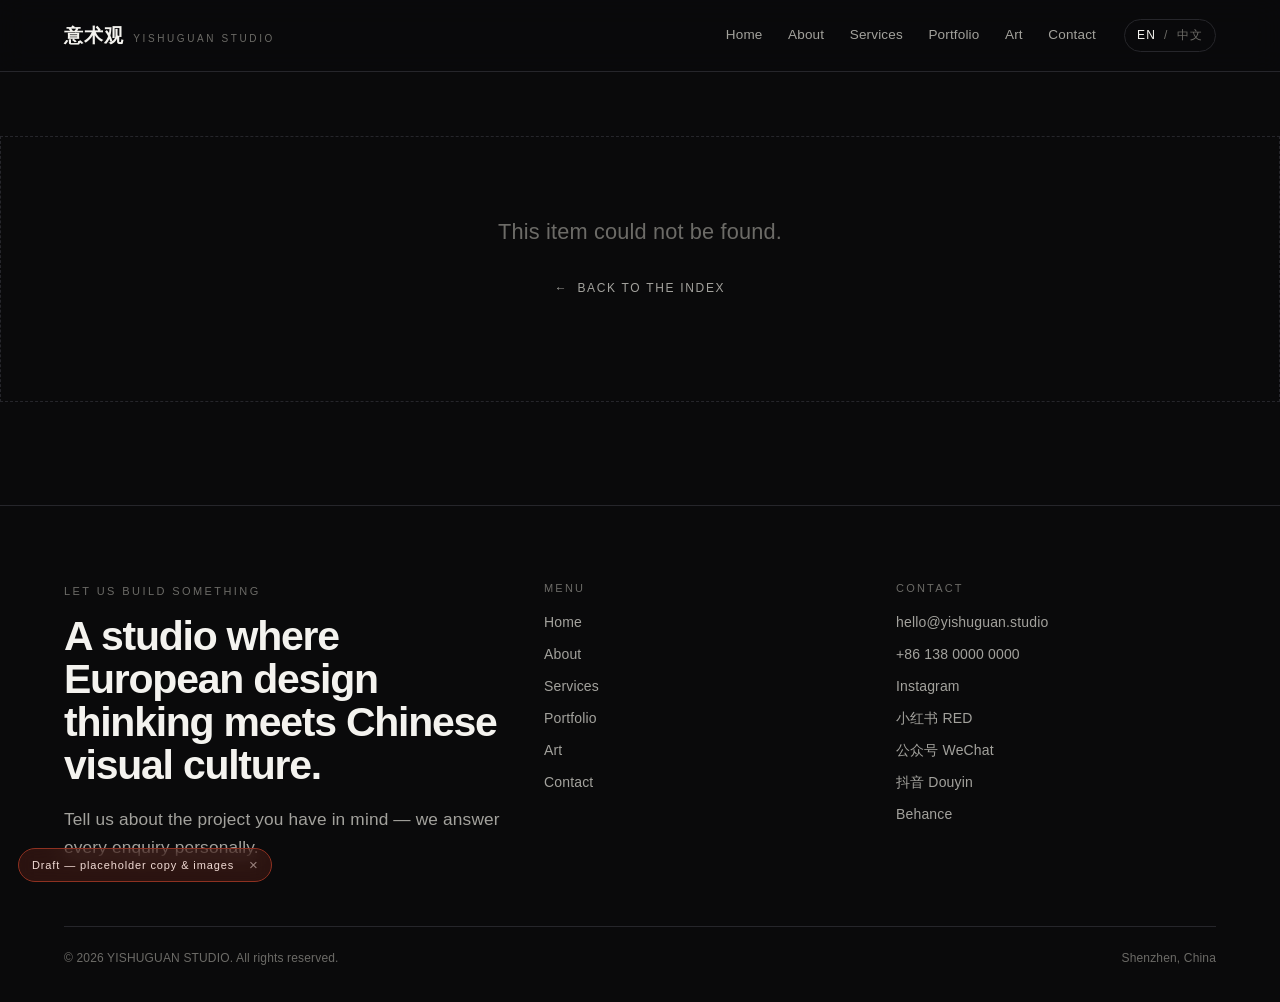
<file: project.html>
<!DOCTYPE html>
<html lang="en">
<head>
<meta charset="utf-8">
<meta name="viewport" content="width=device-width, initial-scale=1">
<title>Project — YISHUGUAN Studio</title>
<meta name="description" content="Project detail.">
<link rel="stylesheet" href="css/style.css">
</head>

<body data-page="project"
      data-title-en="Project — YISHUGUAN Studio"
      data-title-zh="项目 — 意术观">

<section class="detail-hero">
  <div id="detail">
    <div class="wrap">
      <div class="page-loader" data-en="Loading" data-zh="加载中">Loading</div>
    </div>
  </div>
</section>

<script src="js/app.js" defer></script>
<script src="js/pages.js" defer></script>
</body>
</html>
</file>
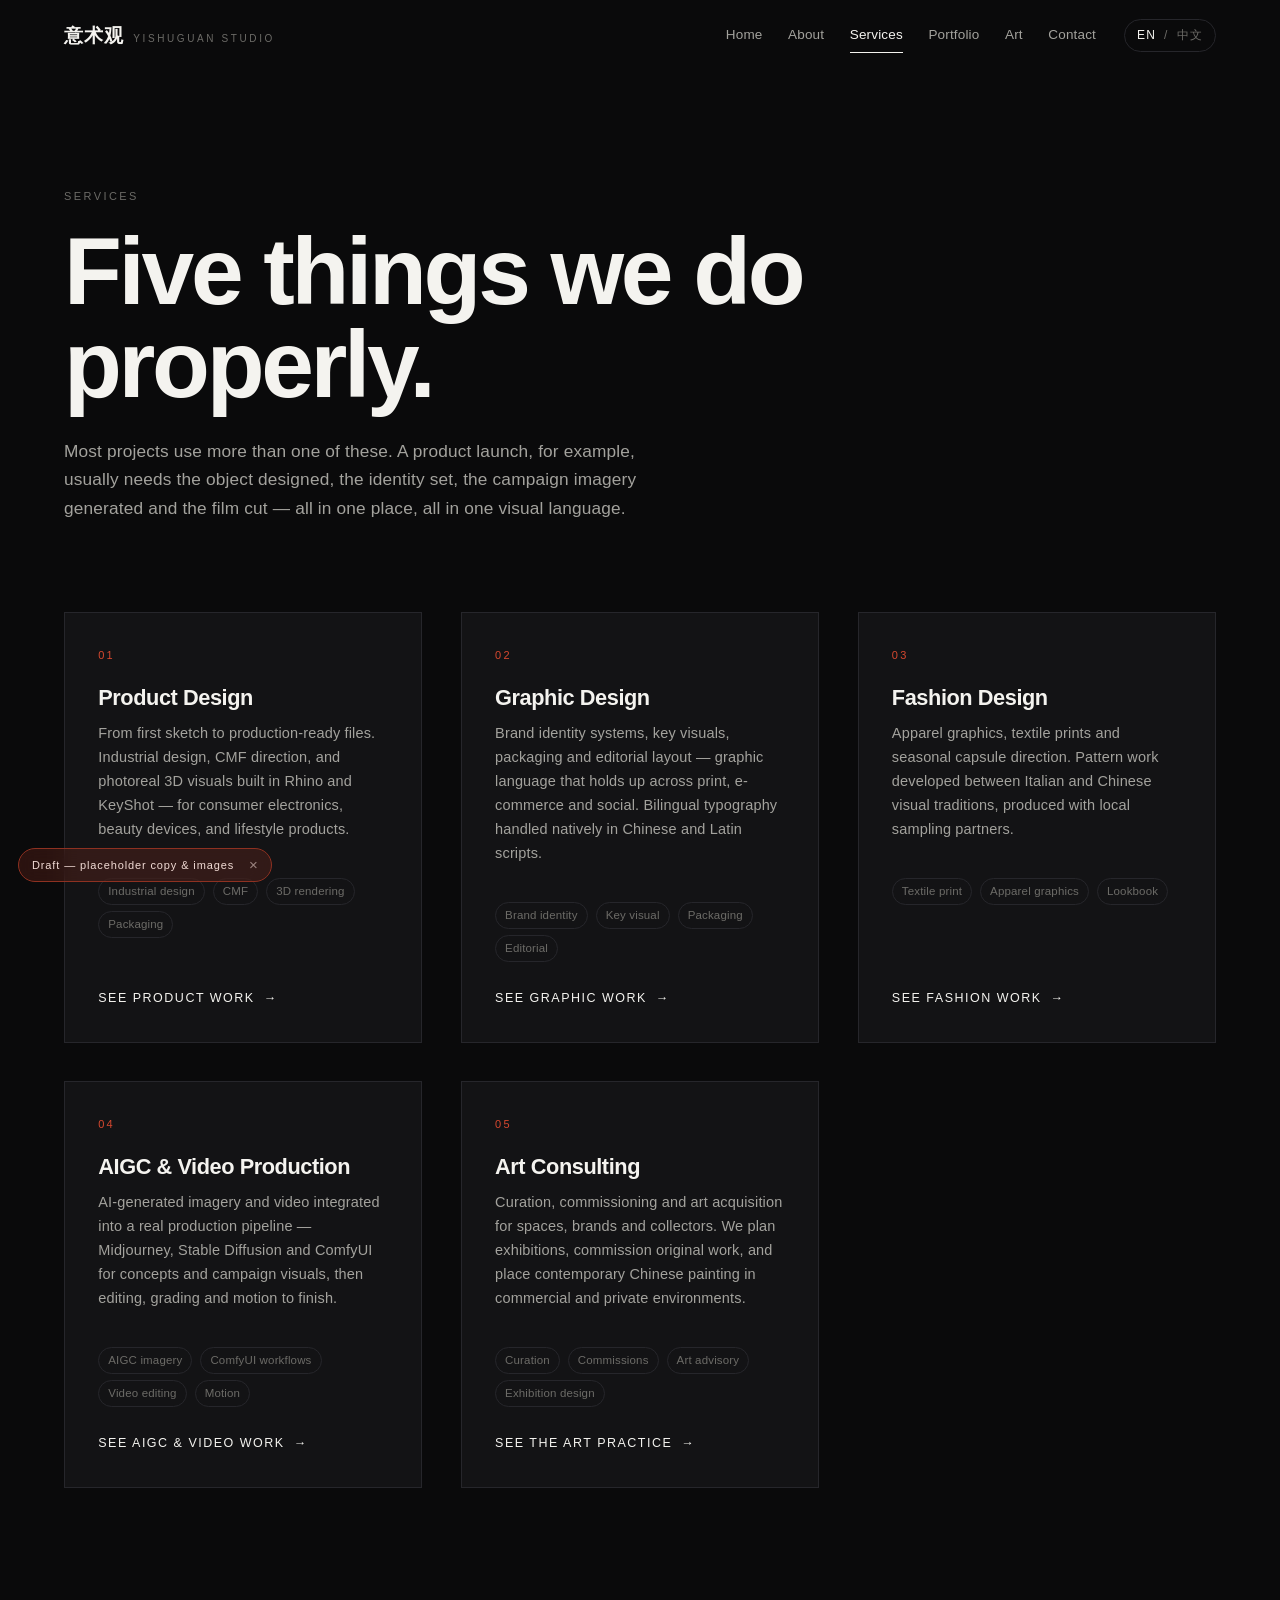
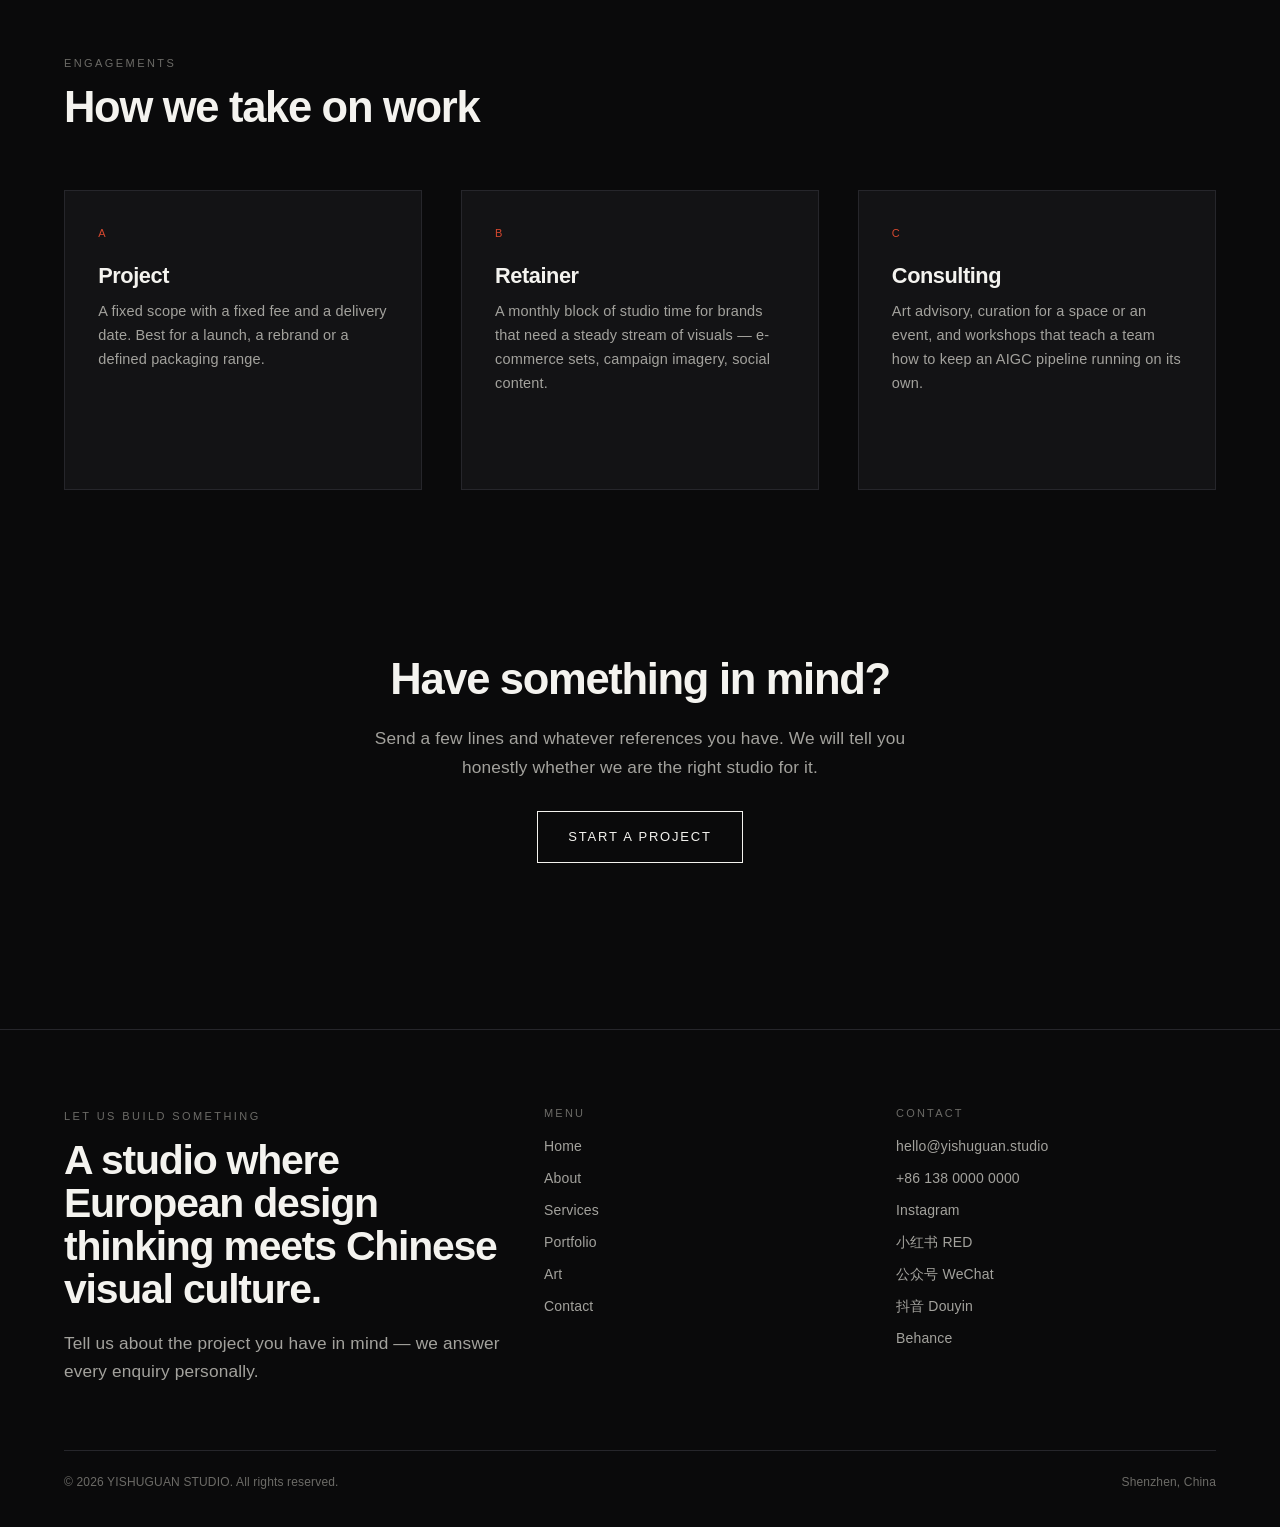
<file: services.html>
<!DOCTYPE html>
<html lang="en">
<head>
<meta charset="utf-8">
<meta name="viewport" content="width=device-width, initial-scale=1">
<title>Services — YISHUGUAN Studio</title>
<meta name="description" content="Product design, graphic design, fashion print design, AIGC and video production, art consulting.">
<link rel="stylesheet" href="css/style.css">
</head>

<body data-page="services"
      data-title-en="Services — YISHUGUAN Studio"
      data-title-zh="服务 — 意术观">

<section class="page-head">
  <div class="wrap">
    <p class="eyebrow" data-en="Services" data-zh="服务">Services</p>
    <h1 class="display" style="margin:20px 0 26px"
        data-en="Five things we do properly."
        data-zh="我们认真做好五件事。">Five things we do properly.</h1>
    <p class="lead"
       data-en="Most projects use more than one of these. A product launch, for example, usually needs the object designed, the identity set, the campaign imagery generated and the film cut — all in one place, all in one visual language."
       data-zh="大多数项目会同时用到其中几项。例如一次产品上市，通常需要把产品设计出来、把品牌定下来、把广告视觉生成出来、把片子剪出来 — 在同一个地方，用同一种视觉语言完成。">Most projects use more than one of these. A product launch, for example, usually needs the object designed, the identity set, the campaign imagery generated and the film cut — all in one place, all in one visual language.</p>
  </div>
</section>

<section class="section--tight">
  <div class="wrap">
    <div class="grid-3" id="serviceGrid"></div>
  </div>
</section>

<section class="section">
  <div class="wrap">
    <div class="section-head">
      <div class="section-head__text">
        <p class="eyebrow" data-en="Engagements" data-zh="合作方式">Engagements</p>
        <h2 class="h2" data-en="How we take on work" data-zh="我们如何承接项目">How we take on work</h2>
      </div>
    </div>
    <div class="grid-3">
      <article class="svc reveal">
        <span class="svc__no" data-en="A" data-zh="A">A</span>
        <h3 class="h3 svc__title" data-en="Project" data-zh="项目制">Project</h3>
        <p class="svc__desc" data-en="A fixed scope with a fixed fee and a delivery date. Best for a launch, a rebrand or a defined packaging range."
           data-zh="范围、费用与交付日期固定。适合上市项目、品牌焕新或明确的包装系列。">A fixed scope with a fixed fee and a delivery date. Best for a launch, a rebrand or a defined packaging range.</p>
      </article>
      <article class="svc reveal" style="transition-delay:90ms">
        <span class="svc__no" data-en="B" data-zh="B">B</span>
        <h3 class="h3 svc__title" data-en="Retainer" data-zh="长期合作">Retainer</h3>
        <p class="svc__desc" data-en="A monthly block of studio time for brands that need a steady stream of visuals — e-commerce sets, campaign imagery, social content."
           data-zh="每月固定工时，适合需要持续产出视觉的品牌 — 电商图组、广告视觉、社交内容。">A monthly block of studio time for brands that need a steady stream of visuals — e-commerce sets, campaign imagery, social content.</p>
      </article>
      <article class="svc reveal" style="transition-delay:180ms">
        <span class="svc__no" data-en="C" data-zh="C">C</span>
        <h3 class="h3 svc__title" data-en="Consulting" data-zh="顾问咨询">Consulting</h3>
        <p class="svc__desc" data-en="Art advisory, curation for a space or an event, and workshops that teach a team how to keep an AIGC pipeline running on its own."
           data-zh="艺术收藏建议、空间或活动策展，以及教会团队独立运转 AIGC 流程的工作坊。">Art advisory, curation for a space or an event, and workshops that teach a team how to keep an AIGC pipeline running on its own.</p>
      </article>
    </div>
  </div>
</section>

<section class="section--tight">
  <div class="wrap" style="text-align:center">
    <h2 class="h2" data-en="Have something in mind?" data-zh="有想法了吗？">Have something in mind?</h2>
    <p class="lead" style="margin:20px auto 30px"
       data-en="Send a few lines and whatever references you have. We will tell you honestly whether we are the right studio for it."
       data-zh="发几行字给我们，带上你手上的参考。我们会诚实告诉你，我们是不是合适的那间工作室。">Send a few lines and whatever references you have. We will tell you honestly whether we are the right studio for it.</p>
    <a href="contact.html" style="display:inline-block;border:1px solid var(--fg);padding:14px 30px;font-size:13px;letter-spacing:.14em;text-transform:uppercase"
       data-en="Start a project" data-zh="开始一个项目">Start a project</a>
  </div>
</section>

<script src="js/app.js" defer></script>
<script src="js/pages.js" defer></script>
</body>
</html>
</file>
<file: css/style.css>
/* =========================================================
   YISHUGUAN — design & art studio
   Dark, minimal, bold. Bilingual EN / ZH.
   ========================================================= */

/* ---------- 1. Tokens ---------- */
:root {
  --bg:        #0a0a0b;
  --bg-soft:   #131315;
  --bg-card:   #17171a;
  --fg:        #f4f3ef;
  --fg-dim:    #a3a29d;
  --fg-faint:  #6c6b67;
  --line:      #26262b;
  --accent:    #d6482f;
  --accent-dim:#8e3121;

  --pad:       clamp(20px, 5vw, 72px);
  --maxw:      1440px;
  --nav-h:     72px;

  --f-sans: "Inter", "Helvetica Neue", Helvetica, Arial,
            "PingFang SC", "Hiragino Sans GB", "Microsoft YaHei",
            "Noto Sans SC", "Source Han Sans SC", sans-serif;

  --ease: cubic-bezier(.22, .61, .36, 1);
}

/* ---------- 2. Reset ---------- */
*, *::before, *::after { box-sizing: border-box; }
html { -webkit-text-size-adjust: 100%; scroll-behavior: smooth; }
body {
  margin: 0;
  background: var(--bg);
  color: var(--fg);
  font-family: var(--f-sans);
  font-size: 16px;
  line-height: 1.65;
  font-weight: 400;
  letter-spacing: .01em;
  -webkit-font-smoothing: antialiased;
  overflow-x: hidden;
}
body.is-locked { overflow: hidden; }
img, svg, video { display: block; max-width: 100%; height: auto; }
a { color: inherit; text-decoration: none; }
button { font: inherit; color: inherit; background: none; border: 0; cursor: pointer; }
h1, h2, h3, h4 { margin: 0; font-weight: 600; line-height: 1.1; letter-spacing: -.02em; }
p { margin: 0 0 1.1em; }
p:last-child { margin-bottom: 0; }
::selection { background: var(--accent); color: #fff; }

/* ---------- 3. Type helpers ---------- */
.eyebrow {
  font-size: 11px;
  font-weight: 500;
  letter-spacing: .22em;
  text-transform: uppercase;
  color: var(--fg-faint);
}
.display {
  font-size: clamp(38px, 7.4vw, 96px);
  line-height: .98;
  letter-spacing: -.035em;
  font-weight: 600;
}
.h2 { font-size: clamp(26px, 3.4vw, 46px); letter-spacing: -.03em; }
.h3 { font-size: clamp(19px, 1.7vw, 24px); }
.lead {
  font-size: clamp(16px, 1.35vw, 19px);
  color: var(--fg-dim);
  max-width: 62ch;
}
.small { font-size: 13px; color: var(--fg-faint); }
.mono-label {
  font-size: 11px;
  letter-spacing: .16em;
  text-transform: uppercase;
  color: var(--fg-faint);
}

/* ---------- 4. Layout ---------- */
.wrap { max-width: var(--maxw); margin: 0 auto; padding-left: var(--pad); padding-right: var(--pad); }
.section { padding: clamp(56px, 8vw, 120px) 0; }
.section--tight { padding: clamp(40px, 5vw, 72px) 0; }
.section + .section { border-top: 1px solid var(--line); }
.section-head {
  display: flex; flex-wrap: wrap; gap: 20px 40px;
  align-items: flex-end; justify-content: space-between;
  margin-bottom: clamp(32px, 4.5vw, 64px);
}
.section-head__text { max-width: 62ch; }
.section-head .h2 { margin-top: 12px; }
.grid-2 { display: grid; grid-template-columns: repeat(2, 1fr); gap: clamp(24px, 4vw, 64px); }
.grid-3 { display: grid; grid-template-columns: repeat(3, 1fr); gap: clamp(20px, 3vw, 40px); }

/* ---------- 5. Header ---------- */
.site-header {
  position: fixed; inset: 0 0 auto 0; z-index: 60;
  height: var(--nav-h);
  display: flex; align-items: center;
  background: rgba(10,10,11,0);
  border-bottom: 1px solid transparent;
  transition: background .35s var(--ease), border-color .35s var(--ease), backdrop-filter .35s;
}
.site-header.is-stuck,
body[data-page="project"] .site-header {
  background: rgba(10,10,11,.82);
  backdrop-filter: saturate(140%) blur(14px);
  border-bottom-color: var(--line);
}
.site-header__inner {
  width: 100%; max-width: var(--maxw); margin: 0 auto;
  padding: 0 var(--pad);
  display: flex; align-items: center; gap: 28px;
}
.brand { display: flex; align-items: baseline; gap: 10px; flex: 0 0 auto; }
.brand__mark {
  font-size: 19px; font-weight: 600; letter-spacing: .04em;
}
.brand__latin {
  font-size: 10px; letter-spacing: .26em; text-transform: uppercase;
  color: var(--fg-faint);
}
.nav { margin-left: auto; display: flex; align-items: center; gap: clamp(14px, 2vw, 30px); }
.nav a {
  position: relative; font-size: 13.5px; color: var(--fg-dim);
  padding: 6px 0; transition: color .25s var(--ease);
}
.nav a::after {
  content: ""; position: absolute; left: 0; bottom: 0; height: 1px; width: 100%;
  background: var(--fg); transform: scaleX(0); transform-origin: left;
  transition: transform .3s var(--ease);
}
.nav a:hover { color: var(--fg); }
.nav a:hover::after, .nav a.is-active::after { transform: scaleX(1); }
.nav a.is-active { color: var(--fg); }

.lang-toggle {
  display: flex; align-items: center; gap: 8px;
  font-size: 12px; letter-spacing: .1em; text-transform: uppercase;
  border: 1px solid var(--line); border-radius: 999px;
  padding: 6px 12px; flex: 0 0 auto;
  transition: border-color .25s var(--ease);
}
.lang-toggle:hover { border-color: var(--fg-faint); }
.lang-toggle span { color: var(--fg-faint); transition: color .2s; }
.lang-toggle span.is-on { color: var(--fg); }
.lang-toggle i { color: var(--fg-faint); font-style: normal; }

.menu-btn { display: none; }
@media (max-width: 860px) {
  .nav {
    position: fixed; inset: var(--nav-h) 0 auto 0;
    flex-direction: column; align-items: flex-start; gap: 0;
    background: var(--bg); border-bottom: 1px solid var(--line);
    padding: 8px var(--pad) 28px;
    transform: translateY(-12px); opacity: 0; pointer-events: none;
    transition: opacity .28s var(--ease), transform .28s var(--ease);
  }
  .nav.is-open { transform: none; opacity: 1; pointer-events: auto; }
  .nav a { font-size: 20px; padding: 14px 0; width: 100%; border-bottom: 1px solid var(--line); }
  .menu-btn {
    display: flex; flex-direction: column; gap: 5px; margin-left: auto; padding: 8px;
  }
  .menu-btn span { display: block; width: 22px; height: 1.5px; background: var(--fg); transition: transform .3s var(--ease), opacity .3s; }
  .menu-btn.is-open span:nth-child(1) { transform: translateY(6.5px) rotate(45deg); }
  .menu-btn.is-open span:nth-child(2) { opacity: 0; }
  .menu-btn.is-open span:nth-child(3) { transform: translateY(-6.5px) rotate(-45deg); }
}

/* ---------- 6. Hero ---------- */
.hero {
  position: relative; min-height: 100svh;
  display: flex; align-items: flex-end;
  padding: calc(var(--nav-h) + 40px) 0 clamp(40px, 6vw, 80px);
  overflow: hidden;
}
.hero__media { position: absolute; inset: 0; z-index: 0; }
.hero__media img { width: 100%; height: 100%; object-fit: cover; opacity: .62; }
.hero__media::after {
  content: ""; position: absolute; inset: 0;
  background: linear-gradient(180deg, rgba(10,10,11,.72) 0%, rgba(10,10,11,.28) 42%, rgba(10,10,11,.94) 100%);
}
.hero__inner { position: relative; z-index: 1; width: 100%; }
.hero__title { margin: 18px 0 26px; }
.hero__title em { font-style: normal; color: var(--accent); }
.hero__meta {
  display: flex; flex-wrap: wrap; gap: 14px 40px; align-items: flex-end;
  justify-content: space-between; padding-top: 28px; border-top: 1px solid rgba(244,243,239,.16);
}
.hero__meta .lead { max-width: 46ch; margin: 0; }

.scroll-cue {
  display: inline-flex; align-items: center; gap: 10px;
  font-size: 11px; letter-spacing: .2em; text-transform: uppercase; color: var(--fg-faint);
}
.scroll-cue::before {
  content: ""; width: 34px; height: 1px; background: currentColor;
  animation: cue 2.4s var(--ease) infinite;
}
@keyframes cue { 0%,100% { transform: scaleX(.35); opacity: .4; } 50% { transform: scaleX(1); opacity: .9; } }

/* ---------- 7. Grid / tiles ---------- */
.filters {
  display: flex; flex-wrap: wrap; gap: 8px; margin-bottom: clamp(24px, 3vw, 40px);
}
.filters button {
  font-size: 12.5px; letter-spacing: .04em; color: var(--fg-dim);
  border: 1px solid var(--line); border-radius: 999px; padding: 7px 15px;
  transition: color .25s var(--ease), border-color .25s var(--ease), background .25s var(--ease);
}
.filters button:hover { color: var(--fg); border-color: var(--fg-faint); }
.filters button.is-on { color: var(--bg); background: var(--fg); border-color: var(--fg); }

.grid-gallery {
  display: grid;
  grid-template-columns: repeat(3, 1fr);
  gap: 4px;
}
@media (max-width: 900px) { .grid-gallery { grid-template-columns: repeat(2, 1fr); } }
@media (max-width: 520px) { .grid-gallery { grid-template-columns: 1fr; } }

.tile {
  position: relative; display: block; overflow: hidden;
  aspect-ratio: 1 / 1; background: var(--bg-soft);
  cursor: pointer;
}
.tile__img {
  width: 100%; height: 100%; object-fit: cover;
  transition: transform .8s var(--ease), opacity .5s var(--ease);
}
.tile__veil {
  position: absolute; inset: 0; background: #000; opacity: 0;
  transition: opacity .45s var(--ease);
}
.tile__body {
  position: absolute; inset: auto 0 0 0; z-index: 2;
  padding: clamp(18px, 2.4vw, 30px);
  transform: translateY(14px); opacity: 0;
  transition: transform .5s var(--ease), opacity .45s var(--ease);
}
.tile__cat {
  font-size: 10.5px; letter-spacing: .2em; text-transform: uppercase;
  color: rgba(244,243,239,.7); margin-bottom: 8px;
}
.tile__title {
  font-size: clamp(17px, 1.5vw, 22px); font-weight: 600;
  letter-spacing: -.02em; line-height: 1.2;
}
.tile__year { font-size: 12px; color: rgba(244,243,239,.6); margin-top: 6px; }

/* hover / focus: darken + reveal title */
.tile:hover .tile__img,
.tile:focus-visible .tile__img { transform: scale(1.045); }
.tile:hover .tile__veil,
.tile:focus-visible .tile__veil { opacity: .62; }
.tile:hover .tile__body,
.tile:focus-visible .tile__body { transform: none; opacity: 1; }
.tile__index {
  position: absolute; top: clamp(14px, 1.6vw, 22px); left: clamp(14px, 1.6vw, 22px);
  z-index: 2; font-size: 11px; letter-spacing: .16em; color: rgba(244,243,239,.75);
  opacity: 0; transition: opacity .4s var(--ease);
}
.tile:hover .tile__index { opacity: 1; }

/* touch devices: no hover, so always show a scrim + title */
@media (hover: none) {
  .tile__veil { opacity: .5; }
  .tile__body { transform: none; opacity: 1; }
}

/* ---------- 8. Service cards ---------- */
.svc {
  position: relative; display: flex; flex-direction: column;
  border: 1px solid var(--line); background: var(--bg-soft);
  padding: clamp(24px, 2.6vw, 38px); min-height: 300px;
  transition: border-color .35s var(--ease), background .35s var(--ease), transform .35s var(--ease);
}
.svc:hover { border-color: var(--fg-faint); background: var(--bg-card); transform: translateY(-3px); }
.svc__no { font-size: 11px; letter-spacing: .2em; color: var(--accent); }
.svc__title { margin: 22px 0 12px; }
.svc__desc { color: var(--fg-dim); font-size: 14.5px; }
.svc__tags { list-style: none; margin: 20px 0 0; padding: 0; display: flex; flex-wrap: wrap; gap: 6px 8px; }
.svc__tags li { font-size: 11.5px; color: var(--fg-faint); border: 1px solid var(--line); padding: 3px 9px; border-radius: 999px; }
.svc__link {
  margin-top: auto; padding-top: 26px;
  display: inline-flex; align-items: center; gap: 9px;
  font-size: 12.5px; letter-spacing: .12em; text-transform: uppercase; color: var(--fg);
}
.svc__link::after { content: "\2192"; transition: transform .3s var(--ease); }
.svc:hover .svc__link::after { transform: translateX(5px); }
.svc__media { margin: -1px -1px 0; overflow: hidden; aspect-ratio: 16/10; }
.svc__media img { width: 100%; height: 100%; object-fit: cover; }

/* ---------- 9. Project detail ---------- */
.detail-hero { padding-top: calc(var(--nav-h) + clamp(28px, 5vw, 64px)); }
.detail-hero__media { margin-top: clamp(28px, 4vw, 56px); aspect-ratio: 1/1; width: min(100%, 82vh); overflow: hidden; background: var(--bg-soft); }
.detail-hero__media img { width: 100%; height: 100%; object-fit: cover; }
.backlink {
  display: inline-flex; align-items: center; gap: 9px;
  font-size: 12px; letter-spacing: .14em; text-transform: uppercase; color: var(--fg-dim);
  margin-bottom: 26px;
}
.backlink::before { content: "\2190"; transition: transform .3s var(--ease); }
.backlink:hover { color: var(--fg); }
.backlink:hover::before { transform: translateX(-4px); }

.detail-title { font-size: clamp(30px, 5vw, 68px); letter-spacing: -.035em; line-height: 1.02; margin: 14px 0 18px; }
.detail-sub { color: var(--fg-dim); font-size: clamp(15px, 1.4vw, 19px); max-width: 60ch; }

.meta-table { border-top: 1px solid var(--line); margin-top: clamp(30px, 4vw, 56px); }
.meta-row {
  display: grid; grid-template-columns: 190px 1fr; gap: 16px;
  padding: 15px 0; border-bottom: 1px solid var(--line); font-size: 14px;
}
.meta-row dt { color: var(--fg-faint); font-size: 11.5px; letter-spacing: .14em; text-transform: uppercase; padding-top: 3px; }
.meta-row dd { margin: 0; color: var(--fg); }
@media (max-width: 620px) { .meta-row { grid-template-columns: 1fr; gap: 4px; } }

.prose { font-size: clamp(15.5px, 1.3vw, 17.5px); color: #ddddd6; max-width: 66ch; }
.prose p { margin-bottom: 1.35em; }
.prose p:first-child::first-letter { font-size: 1em; }

.gallery { display: grid; grid-template-columns: repeat(2, 1fr); gap: 4px; margin-top: clamp(32px, 4vw, 64px); }
.gallery--single { grid-template-columns: 1fr; }
.gallery figure { margin: 0; overflow: hidden; background: var(--bg-soft); cursor: zoom-in; }
.gallery img { width: 100%; transition: transform .8s var(--ease); }
.gallery figure:hover img { transform: scale(1.02); }

.next-project {
  display: flex; flex-wrap: wrap; align-items: center; justify-content: space-between; gap: 20px;
  border-top: 1px solid var(--line); padding-top: clamp(28px, 4vw, 48px);
}
.next-project__link { display: flex; align-items: center; gap: 18px; }
.next-project__link img { width: 74px; height: 74px; object-fit: cover; }
.next-project__link .h3 { transition: color .3s var(--ease); }
.next-project__link:hover .h3 { color: var(--accent); }

/* ---------- 10. About ---------- */
.portrait { margin: 0; }
.portrait img { width: 100%; aspect-ratio: 4/5; object-fit: cover; margin-bottom: 20px; }
.portrait figcaption .h3 { margin-bottom: 4px; }
.cv-list { list-style: none; margin: 22px 0 0; padding: 0; }
.cv-list li {
  display: grid; grid-template-columns: 92px 1fr; gap: 14px;
  padding: 11px 0; border-top: 1px solid var(--line); font-size: 14px; color: var(--fg-dim);
}
.cv-list li b { font-weight: 400; color: var(--fg-faint); font-size: 12.5px; letter-spacing: .06em; }
.stat-row { display: grid; grid-template-columns: repeat(4, 1fr); gap: 24px; border-top: 1px solid var(--line); padding-top: 34px; }
.stat-row .num { font-size: clamp(28px, 3.4vw, 46px); font-weight: 600; letter-spacing: -.03em; }
.stat-row .lbl { font-size: 12px; color: var(--fg-faint); letter-spacing: .08em; }
@media (max-width: 700px) { .stat-row { grid-template-columns: repeat(2, 1fr); } .grid-2, .grid-3 { grid-template-columns: 1fr; } }

/* ---------- 11. Contact ---------- */
.contact-grid { display: grid; grid-template-columns: 1.15fr .85fr; gap: clamp(28px, 5vw, 80px); align-items: start; }
@media (max-width: 820px) { .contact-grid { grid-template-columns: 1fr; } }
.contact-block + .contact-block { margin-top: 40px; }
.contact-block .mono-label { display: block; margin-bottom: 10px; }
.contact-line { font-size: clamp(18px, 1.9vw, 26px); letter-spacing: -.01em; }
.contact-line a { border-bottom: 1px solid var(--line); transition: border-color .25s var(--ease), color .25s var(--ease); }
.contact-line a:hover { border-color: var(--accent); color: var(--accent); }
.social-list { list-style: none; margin: 0; padding: 0; }
.social-list li { border-top: 1px solid var(--line); }
.social-list a { display: flex; align-items: center; justify-content: space-between; padding: 15px 0; font-size: 15px; transition: padding-left .3s var(--ease), color .3s var(--ease); }
.social-list a:hover { padding-left: 8px; color: var(--accent); }
.social-list .handle { font-size: 13px; color: var(--fg-faint); }
.map-frame { aspect-ratio: 4/3; border: 1px solid var(--line); background: var(--bg-soft); display: grid; place-items: center; text-align: center; padding: 24px; }

/* ---------- 12. Footer ---------- */
.site-footer { border-top: 1px solid var(--line); padding: clamp(48px, 6vw, 84px) 0 34px; margin-top: clamp(56px, 8vw, 120px); }
.footer-grid { display: grid; grid-template-columns: 1.4fr 1fr 1fr; gap: 32px; }
@media (max-width: 760px) { .footer-grid { grid-template-columns: 1fr; gap: 34px; } }
.footer-title { font-size: clamp(26px, 3.2vw, 44px); letter-spacing: -.03em; line-height: 1.05; }
.footer-col h4 { font-size: 11px; letter-spacing: .2em; text-transform: uppercase; color: var(--fg-faint); font-weight: 500; margin-bottom: 16px; }
.footer-col ul { list-style: none; margin: 0; padding: 0; }
.footer-col li { margin-bottom: 9px; font-size: 14px; color: var(--fg-dim); }
.footer-col a:hover { color: var(--fg); }
.footer-bottom {
  display: flex; flex-wrap: wrap; gap: 12px 28px; justify-content: space-between;
  margin-top: clamp(40px, 5vw, 72px); padding-top: 22px; border-top: 1px solid var(--line);
  font-size: 12px; color: var(--fg-faint);
}

/* ---------- 13. Lightbox ---------- */
.lightbox {
  position: fixed; inset: 0; z-index: 200; background: rgba(6,6,7,.95);
  display: none; align-items: center; justify-content: center; padding: 4vw;
}
.lightbox.is-open { display: flex; }
.lightbox img { max-width: 100%; max-height: 88vh; width: auto; object-fit: contain; }
.lightbox__close { position: absolute; top: 24px; right: 28px; font-size: 30px; line-height: 1; color: var(--fg-dim); }
.lightbox__close:hover { color: var(--fg); }
.lightbox__nav { position: absolute; top: 50%; transform: translateY(-50%); font-size: 34px; color: var(--fg-dim); padding: 12px; }
.lightbox__nav:hover { color: var(--fg); }
.lightbox__nav--prev { left: 12px; }
.lightbox__nav--next { right: 12px; }

/* ---------- 14. Reveal + loading ---------- */
.reveal { opacity: 0; transform: translateY(22px); transition: opacity .8s var(--ease), transform .8s var(--ease); }
.reveal.is-in { opacity: 1; transform: none; }
@media (prefers-reduced-motion: reduce) {
  .reveal { opacity: 1; transform: none; transition: none; }
  html { scroll-behavior: auto; }
  * { animation: none !important; }
}
.page-loader {
  min-height: 60vh; display: grid; place-items: center;
  color: var(--fg-faint); font-size: 12px; letter-spacing: .2em; text-transform: uppercase;
}
.empty-state { padding: clamp(40px, 6vw, 90px) 0; text-align: center; color: var(--fg-faint); border: 1px dashed var(--line); }

/* ---------- 15. Page head (inner pages) ---------- */
.page-head {
  padding-top: calc(var(--nav-h) + clamp(56px, 9vw, 130px));
  padding-bottom: clamp(10px, 2vw, 26px);
}
.page-head .display { max-width: 20ch; }

/* ---------- 16. Placeholder text marker (draft only) ---------- */
.ph { font-style: normal; border-bottom: 1px dashed var(--fg-faint); }

/* ---------- 17. Draft badge ---------- */
.draft-badge {
  position: fixed; left: 18px; bottom: 18px; z-index: 90;
  display: flex; align-items: center; gap: 10px;
  font-size: 11px; letter-spacing: .08em;
  background: rgba(214, 72, 47, .16);
  border: 1px solid var(--accent-dim);
  color: #f2dcd6;
  padding: 7px 8px 7px 13px;
  border-radius: 999px;
  backdrop-filter: blur(10px);
  max-width: calc(100vw - 36px);
}
.draft-badge button { font-size: 15px; line-height: 1; opacity: .55; padding: 0 5px; }
.draft-badge button:hover { opacity: 1; }
@media (max-width: 640px) { .draft-badge span { display: none; } }
</file>
